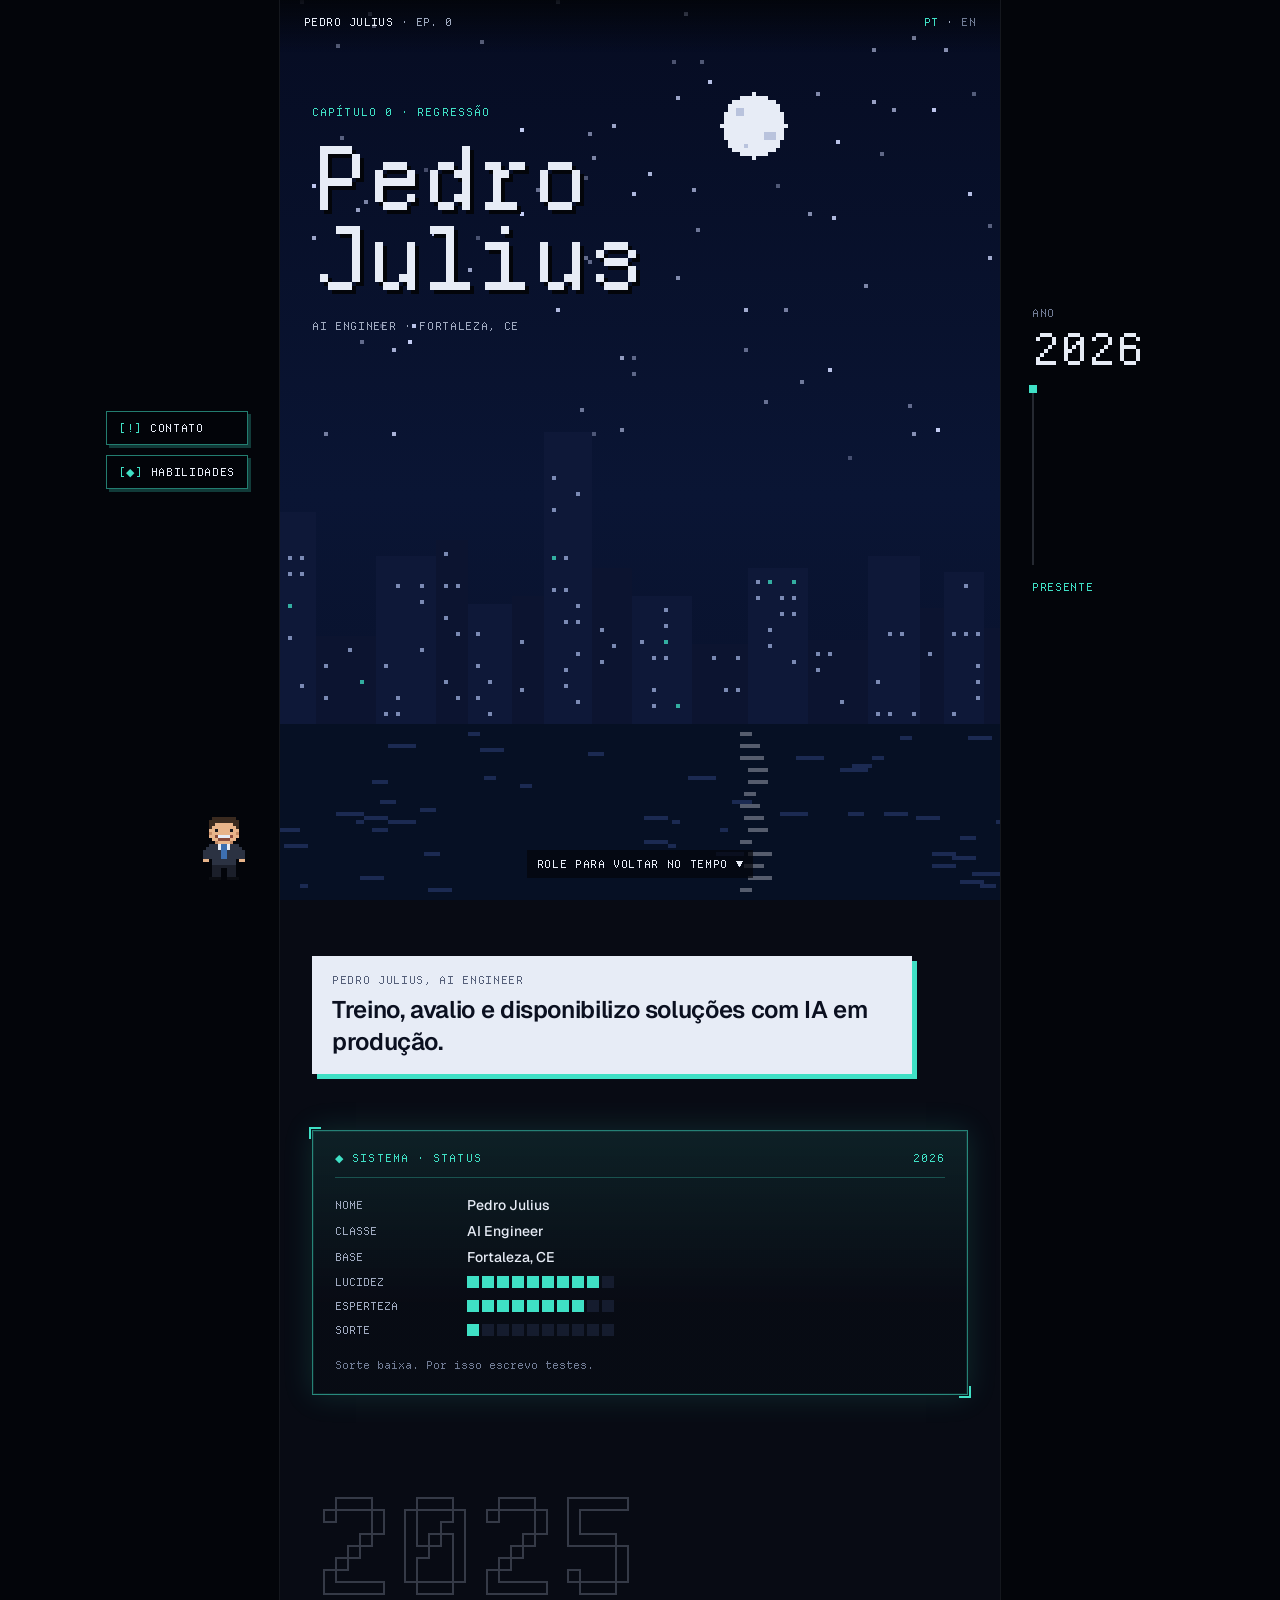
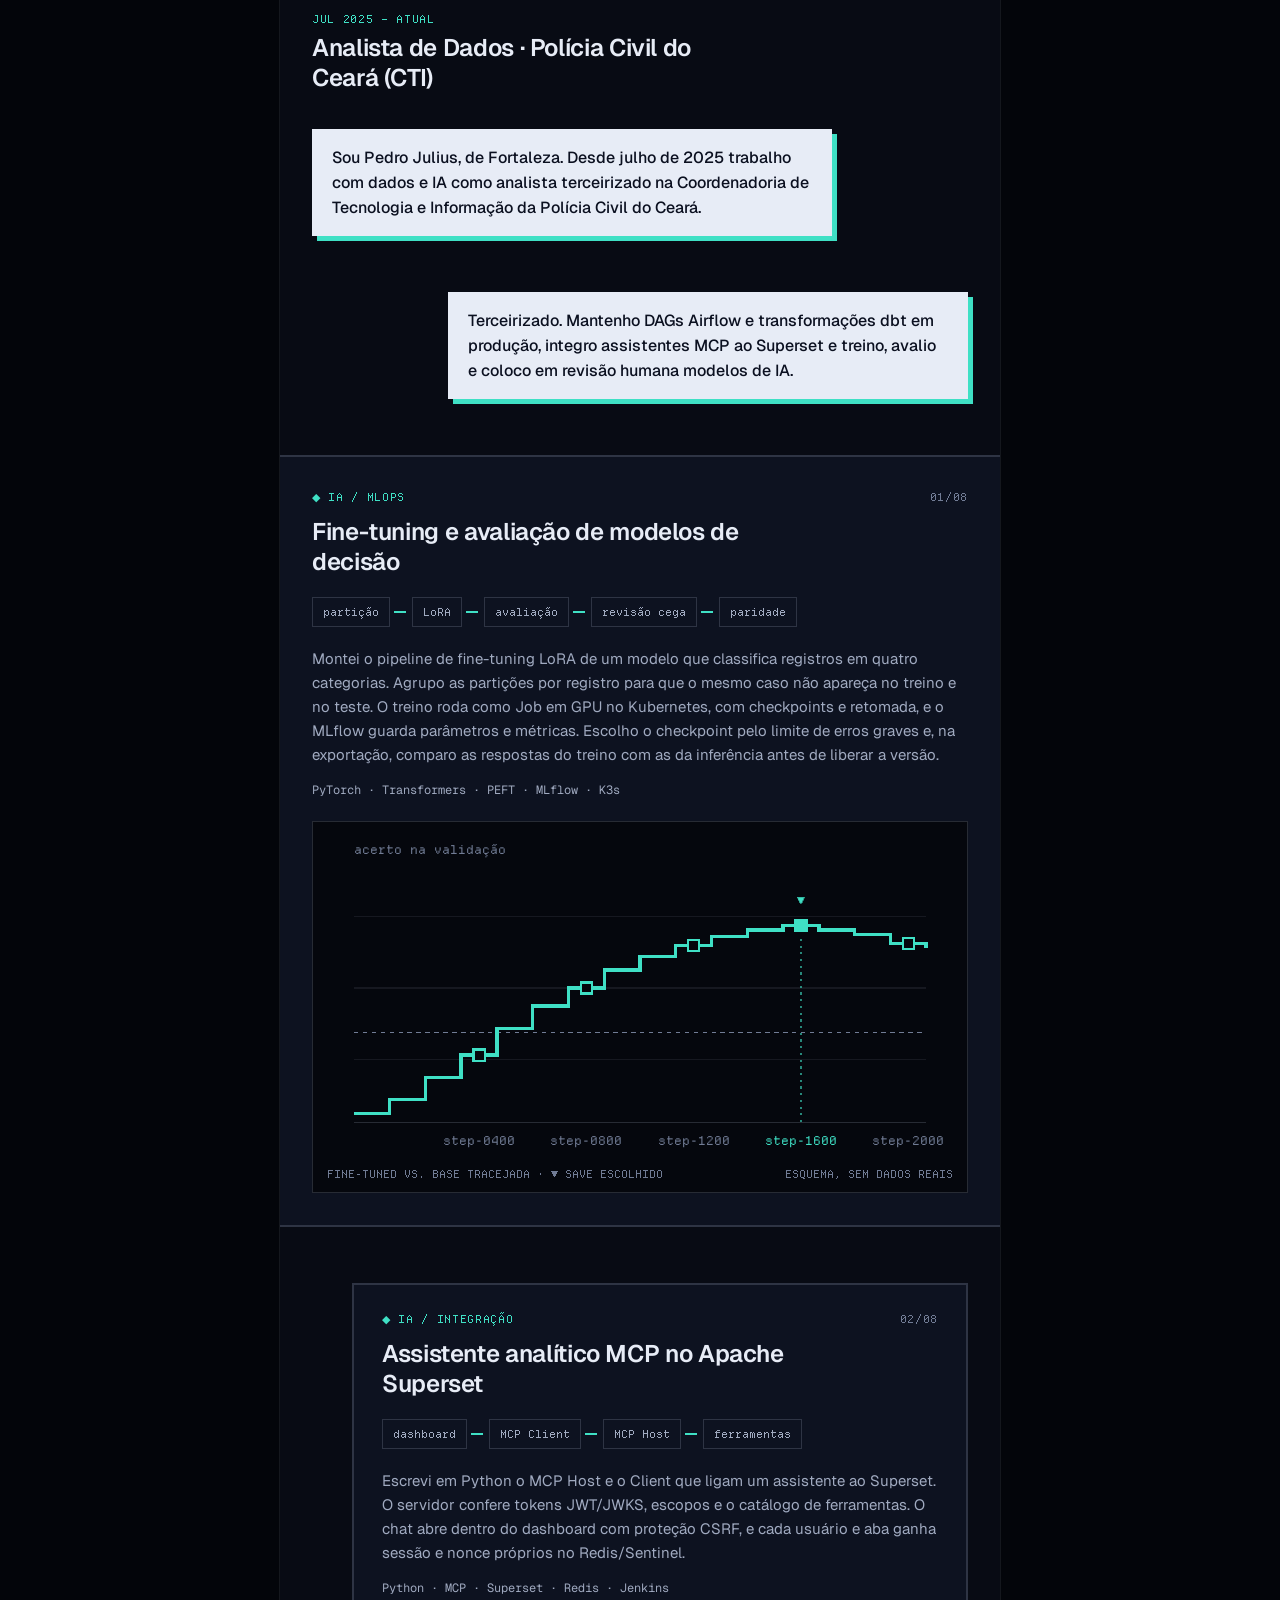
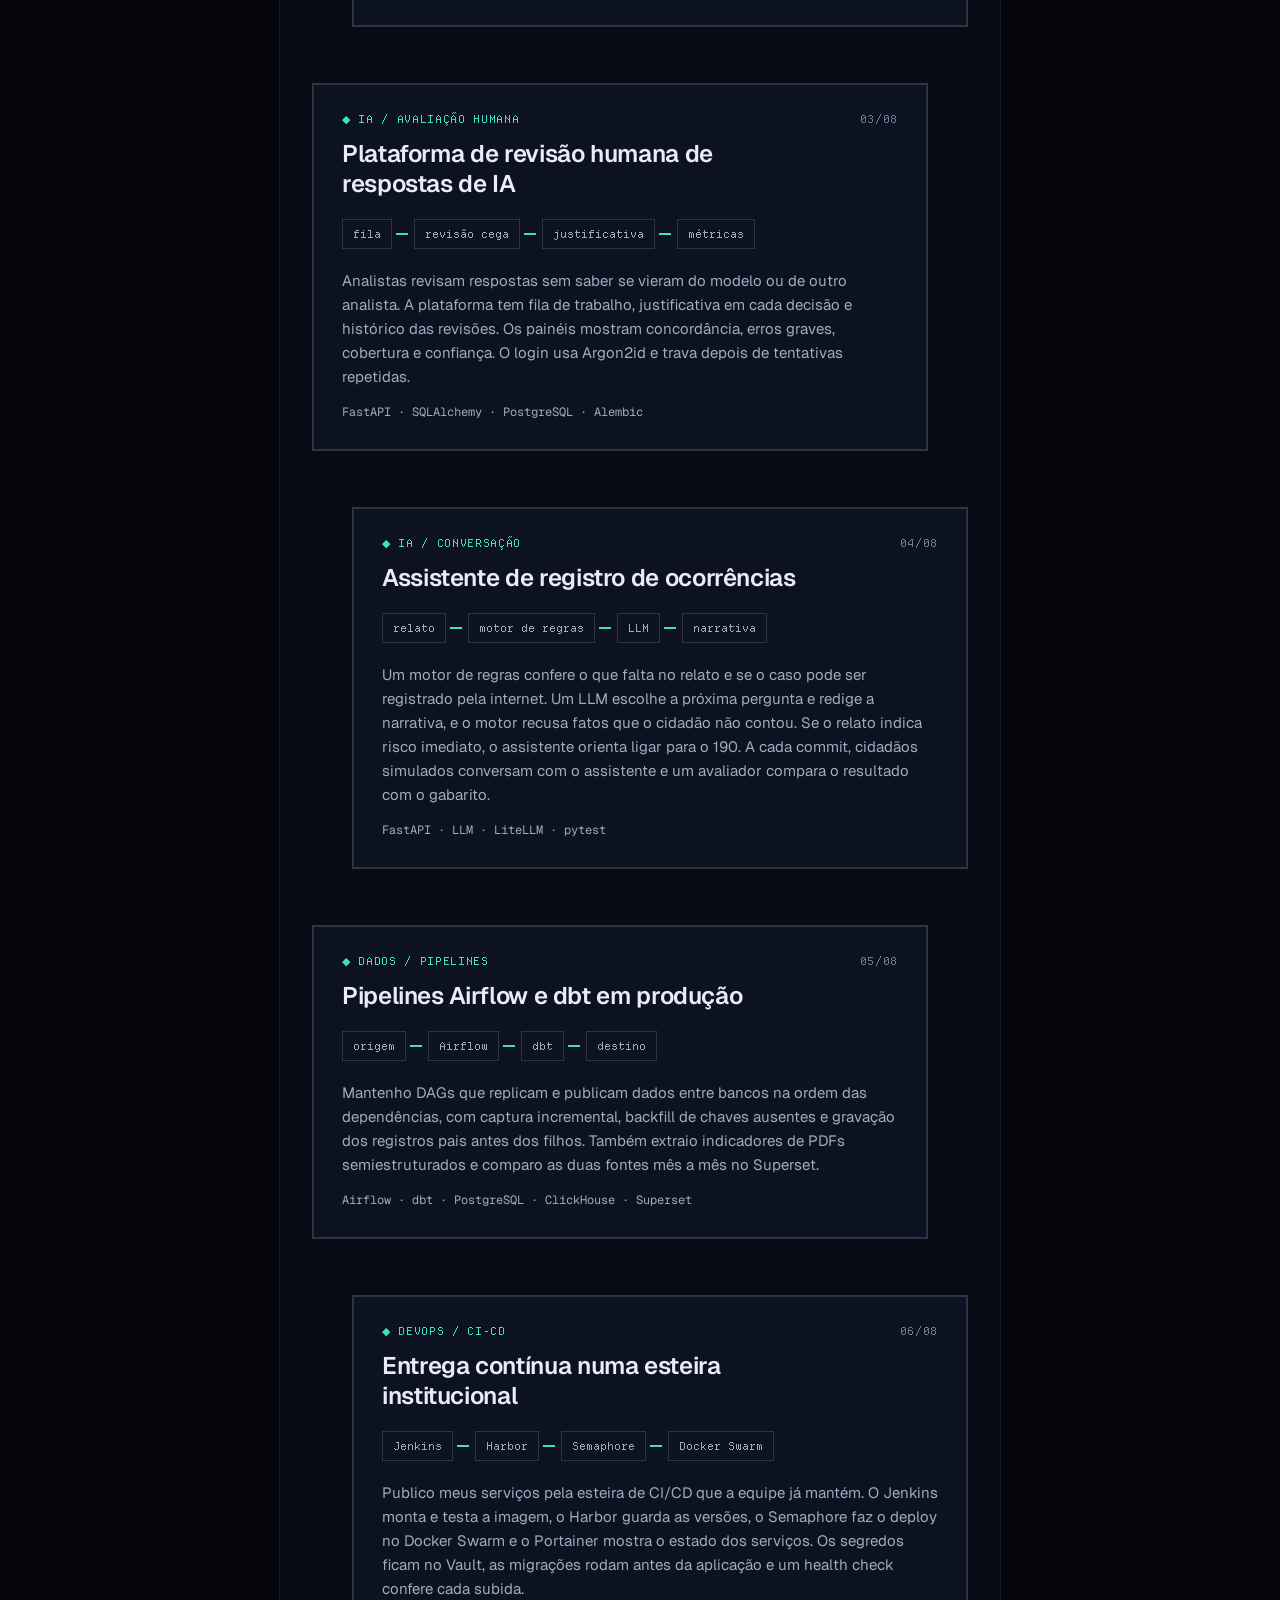
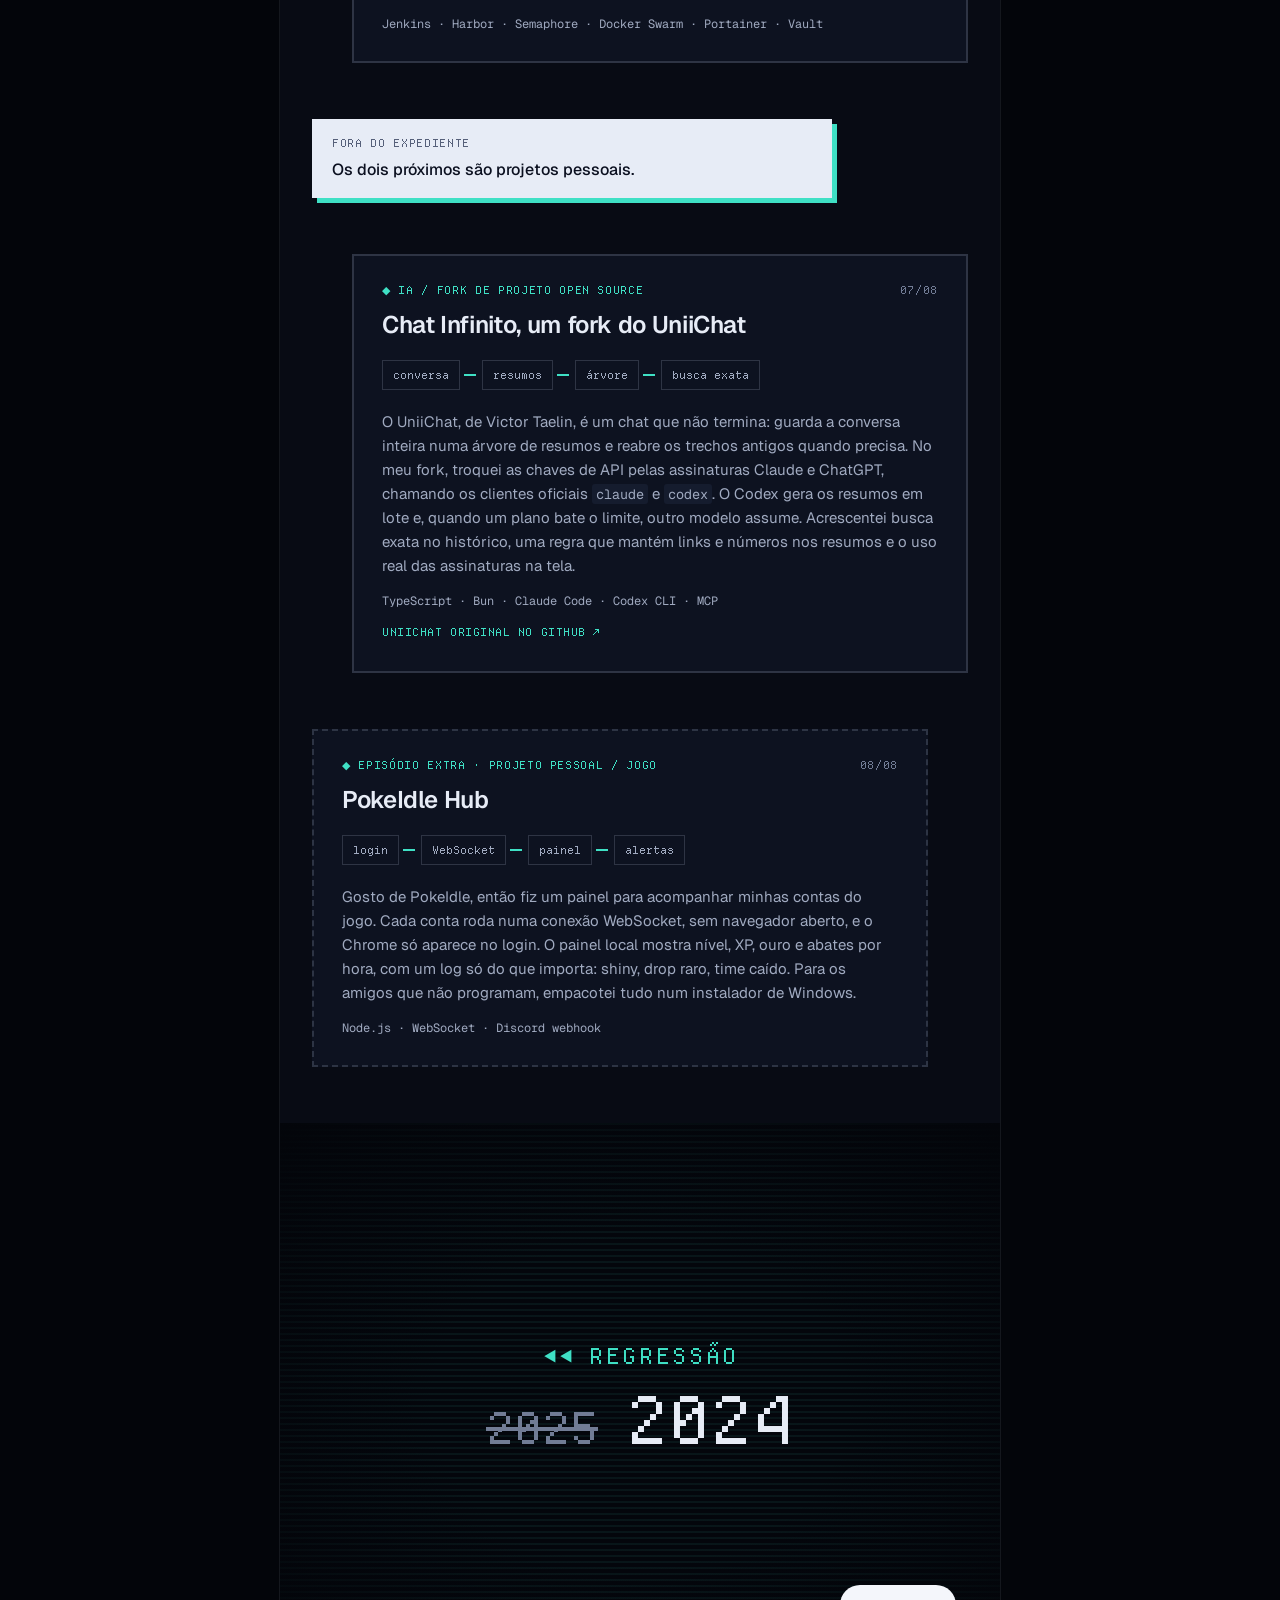
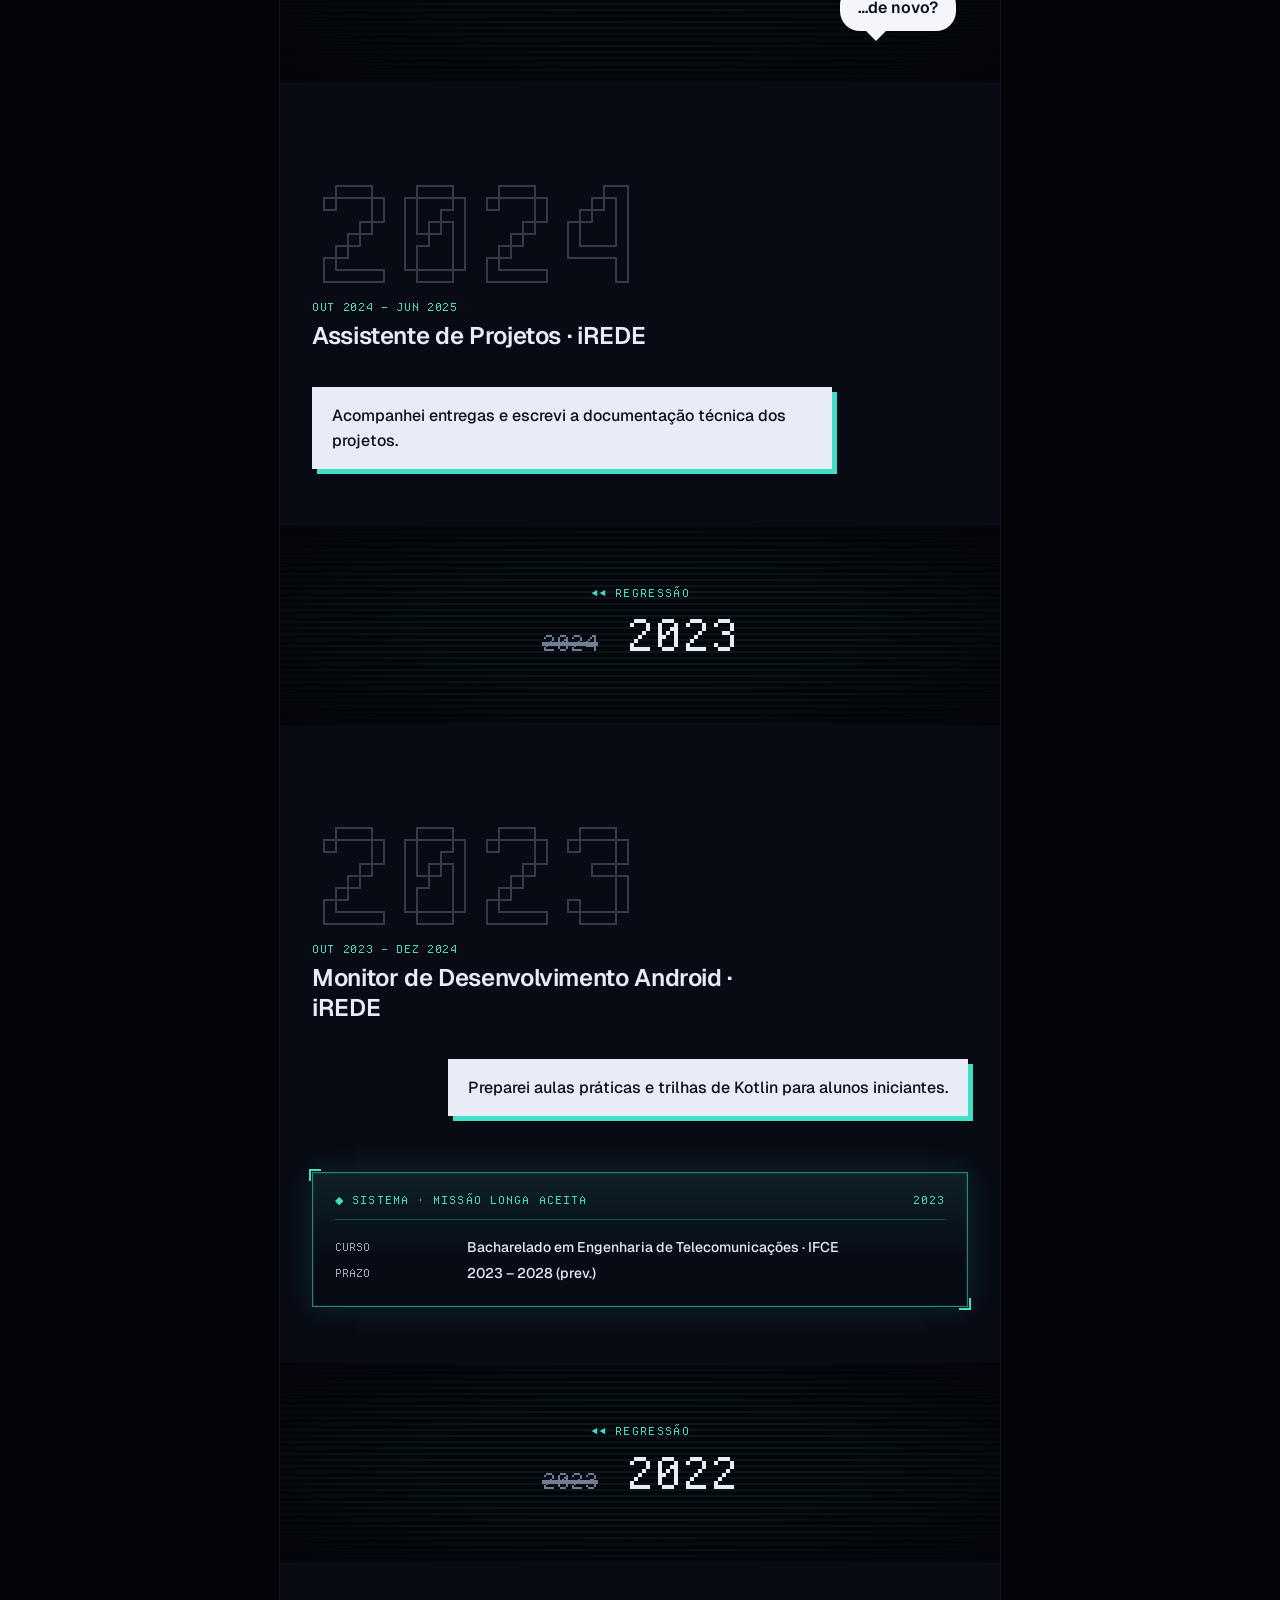
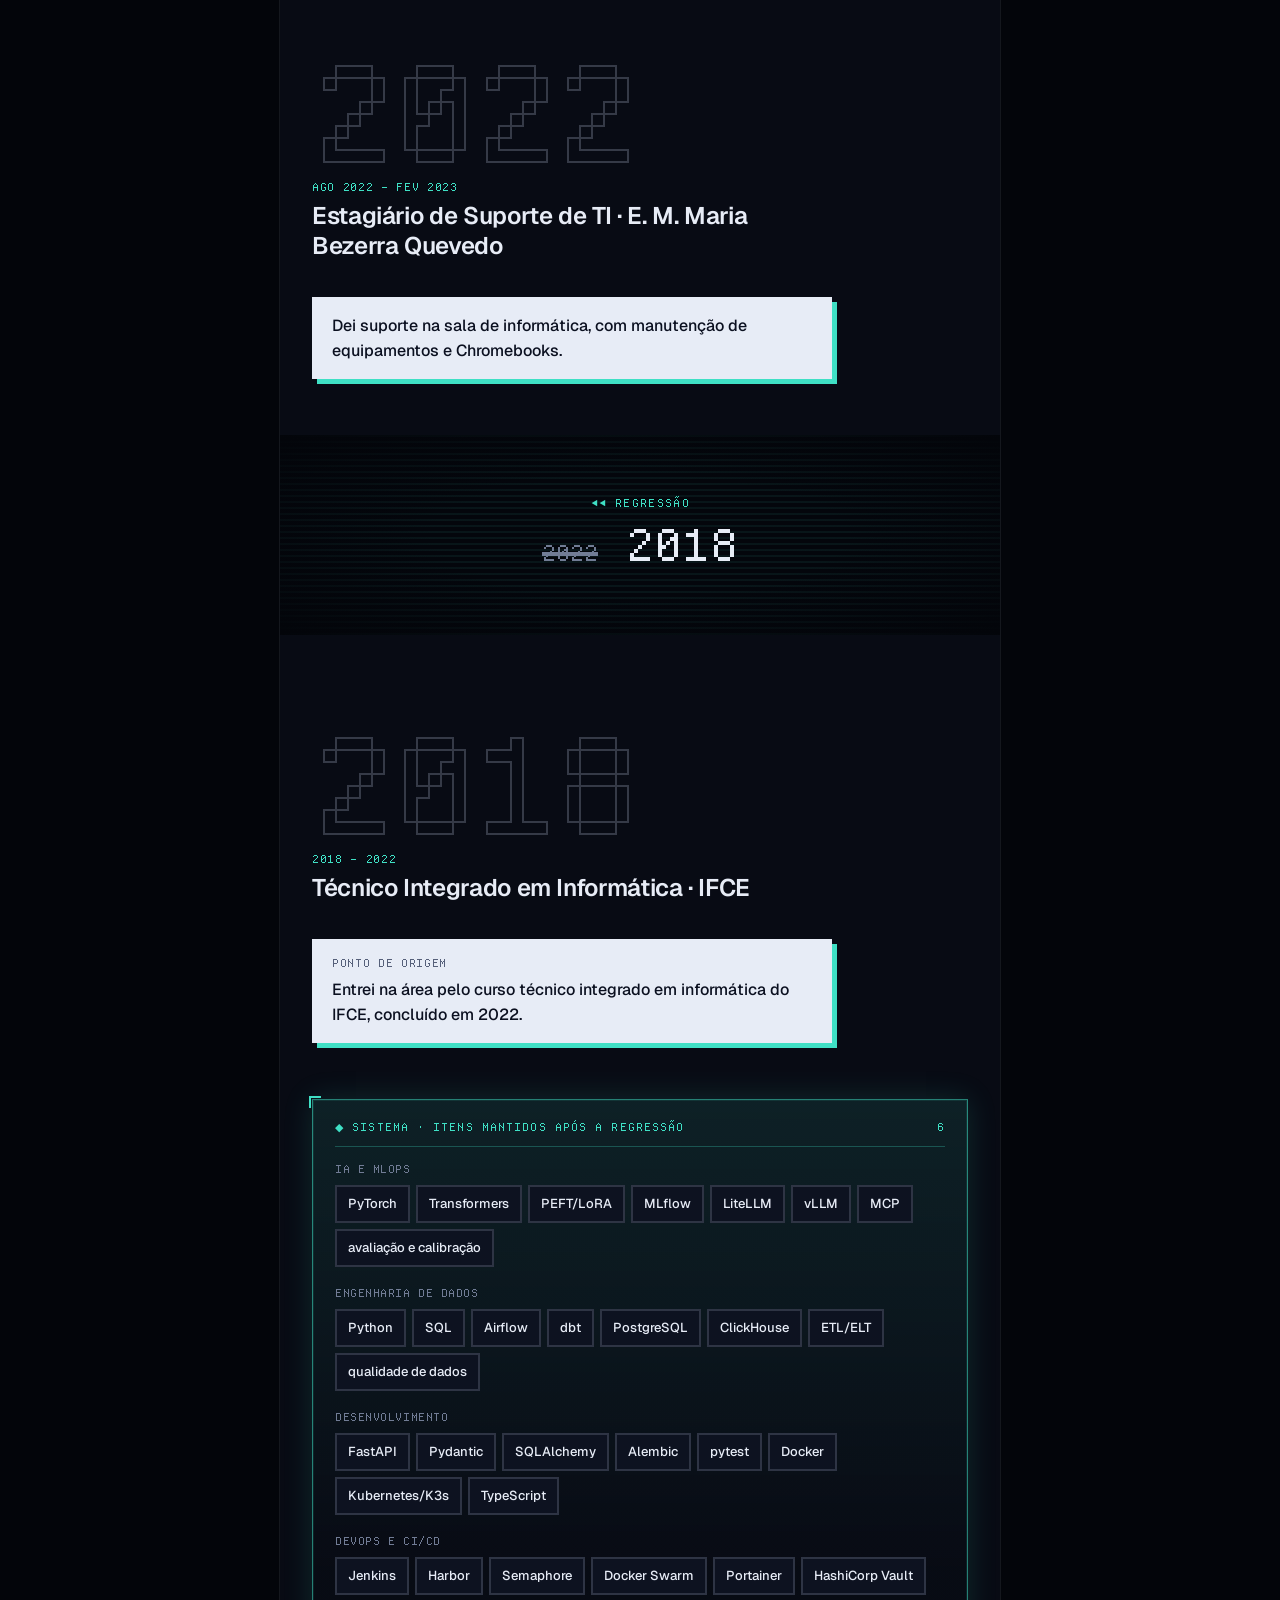
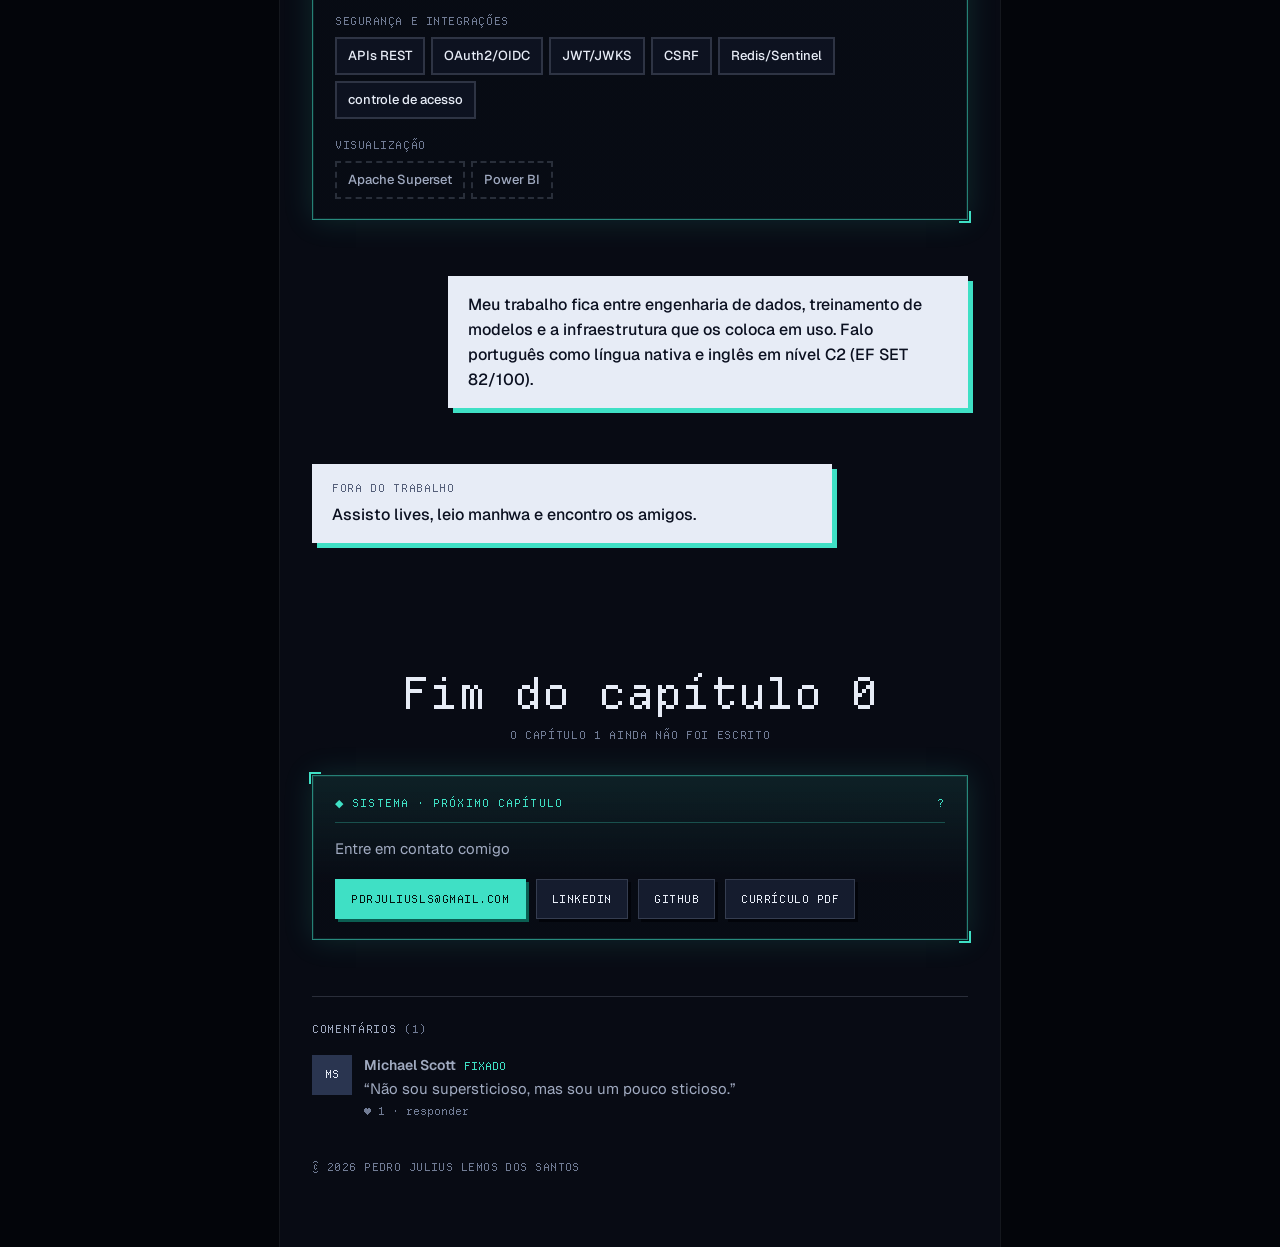
<file: index.html>
<!doctype html>
<html lang="pt-BR">
<head>
<meta charset="utf-8">
<meta name="viewport" content="width=device-width, initial-scale=1">
<title>Pedro Julius · AI Engineer</title>
<meta name="description" content="Pedro Julius Lemos dos Santos, AI Engineer em Fortaleza. Treino, avalio e disponibilizo soluções com IA em produção.">
<meta property="og:title" content="Pedro Julius · AI Engineer">
<meta property="og:description" content="Treino, avalio e disponibilizo soluções com IA em produção.">
<meta property="og:url" content="https://pedrojulius.tech/">
<meta property="og:locale" content="pt_BR">
<meta name="theme-color" content="#03050a">
<link rel="canonical" href="https://pedrojulius.tech/">
<link rel="alternate" hreflang="pt-BR" href="https://pedrojulius.tech/">
<link rel="alternate" hreflang="en" href="https://pedrojulius.tech/en/">
<link rel="alternate" hreflang="x-default" href="https://pedrojulius.tech/">
<link rel="preload" href="fonts/DepartureMono-Regular.woff2" as="font" type="font/woff2" crossorigin>
<link rel="preconnect" href="https://fonts.googleapis.com">
<link rel="preconnect" href="https://fonts.gstatic.com" crossorigin>
<link rel="stylesheet" href="https://fonts.googleapis.com/css2?family=Geist:wght@400;500;600&family=Geist+Mono:wght@400;500&display=swap">
<link rel="stylesheet" href="base.css">
<link rel="stylesheet" href="manhwa.css">
<link rel="icon" href="data:,">
<!-- Visual revisado com o método unslop de Damir Sokolovsky (@heydamir), CC BY 4.0 -->
<script>try{if(localStorage.getItem('lang')==='en')location.replace('en/')}catch(e){}</script>
</head>
<body>
<header class="tb">
  <span><b>Pedro Julius</b> <span class="hide">· ep. 0</span></span>
  <span class="r">
    <span class="lg" role="group" aria-label="Idioma"><a href="./" aria-current="page" data-lang="pt">PT</a> · <a href="en/" hreflang="en" lang="en" data-lang="en" title="Read in English">EN</a></span>
  </span>
</header>
<aside class="rail" aria-hidden="true"><p class="k">ano</p><p class="y" id="y">2026</p><div class="tr"><i id="tp"></i></div><p class="k st" id="st">presente</p></aside>
<nav class="qk" aria-label="Atalhos"><button type="button" data-abre="jc"><b>[!]</b> contato</button><button type="button" data-abre="jh"><b>[◆]</b> habilidades</button></nav>
<main class="strip" id="strip">
<noscript><div class="nojs"><h1>Pedro Julius</h1><p>AI Engineer · Fortaleza, CE. Treino, avalio e disponibilizo soluções com IA em produção.</p><p><a href="mailto:pdrjuliusls@gmail.com">pdrjuliusls@gmail.com</a> · <a href="https://linkedin.com/in/pedro-julius">LinkedIn</a> · <a href="https://github.com/pjuliusl">GitHub</a> · <a href="Pedro-Julius-CV-PTBR.pdf">Currículo PDF</a></p></div></noscript>
</main>
<dialog class="sys" id="jc" aria-labelledby="jc-t"></dialog>
<dialog class="sys" id="jh" aria-labelledby="jh-t"></dialog>
<script src="data/pt.js"></script>
<script src="manhwa.js"></script>
<script src="extras.js"></script>
</body>
</html>
</file>
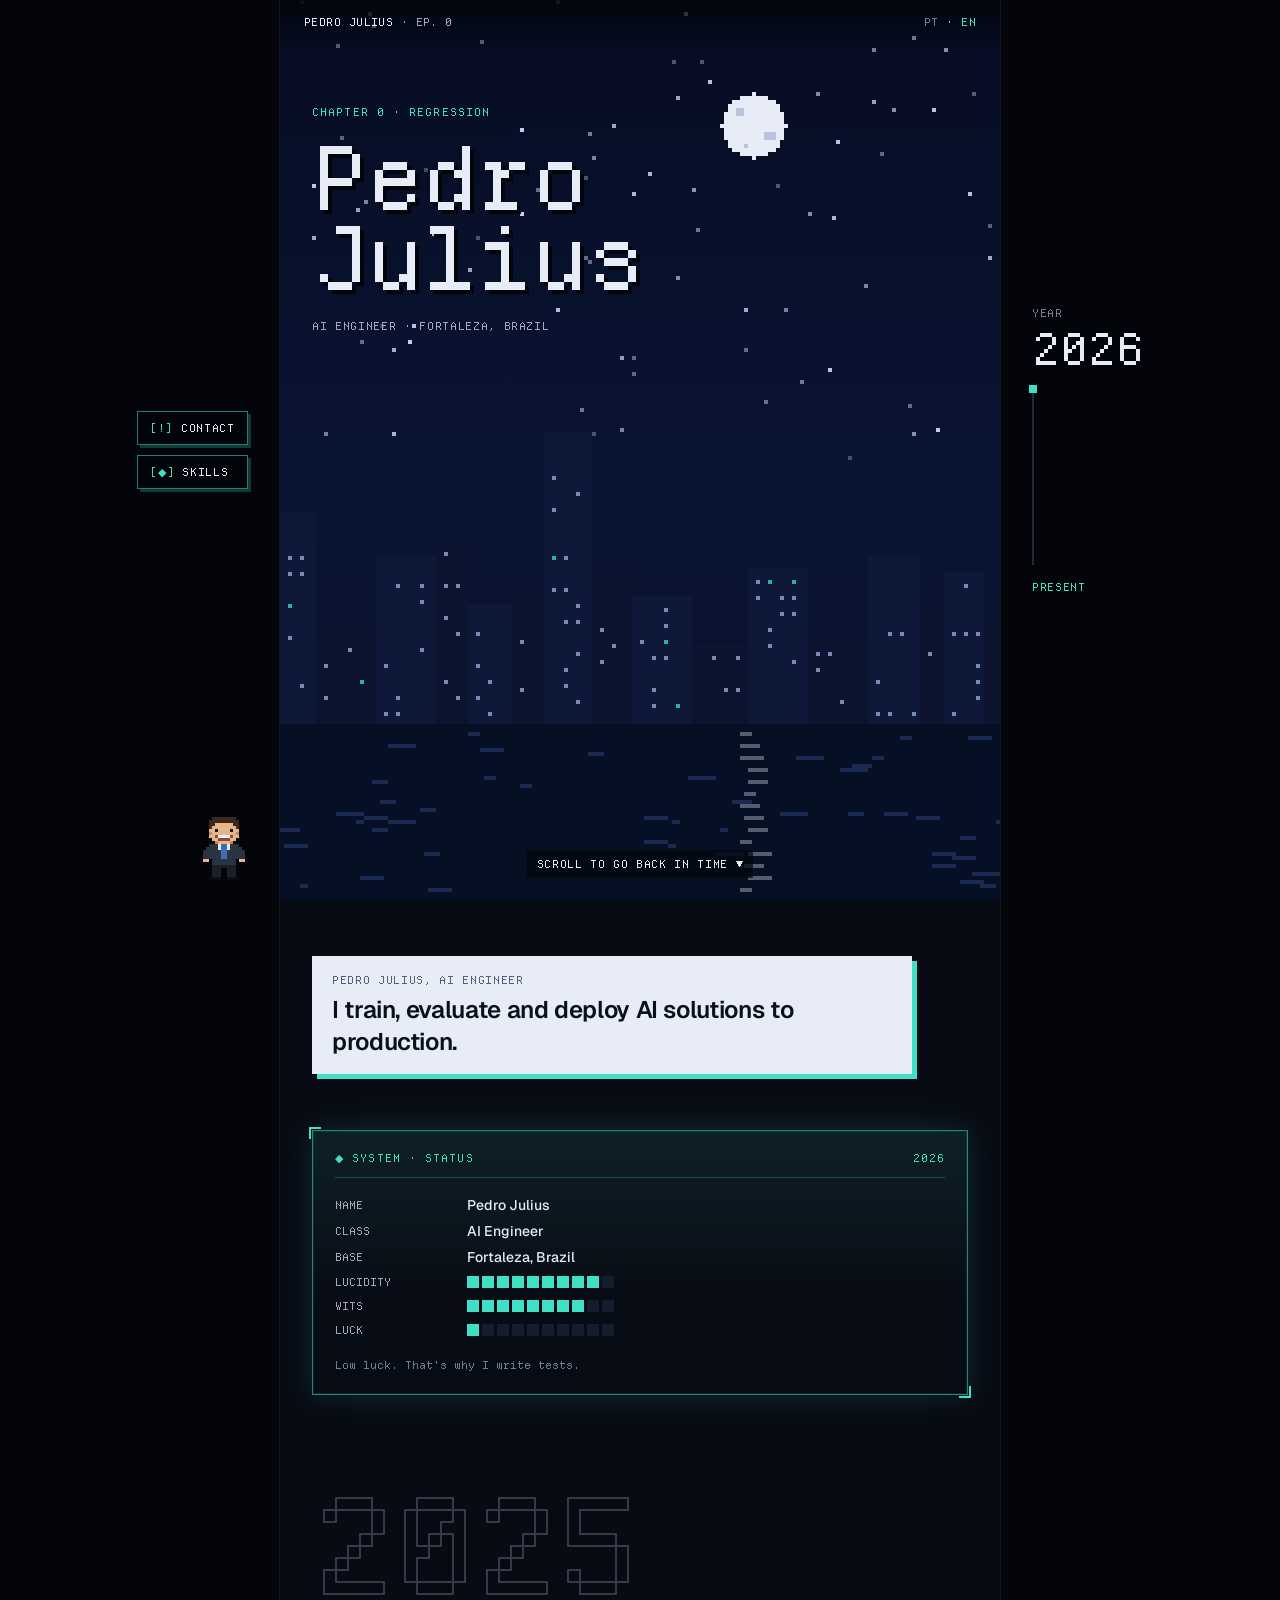
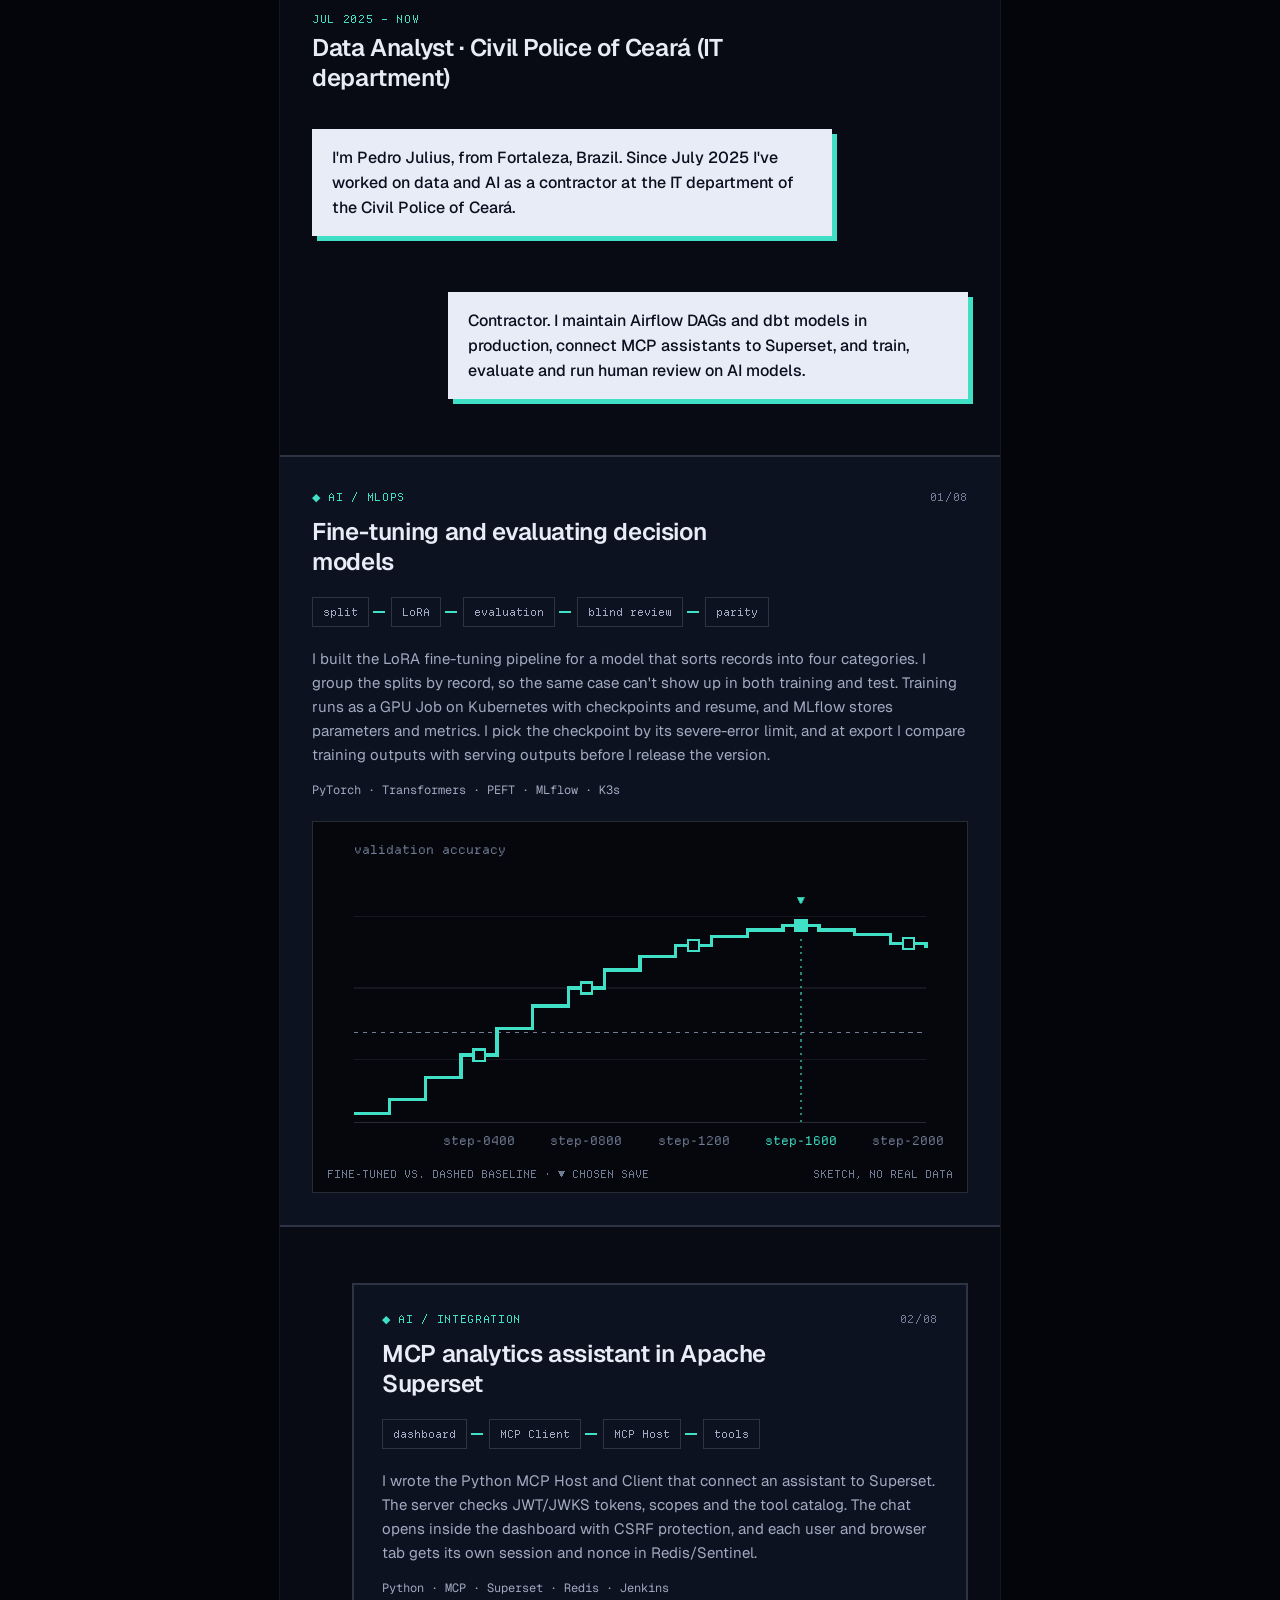
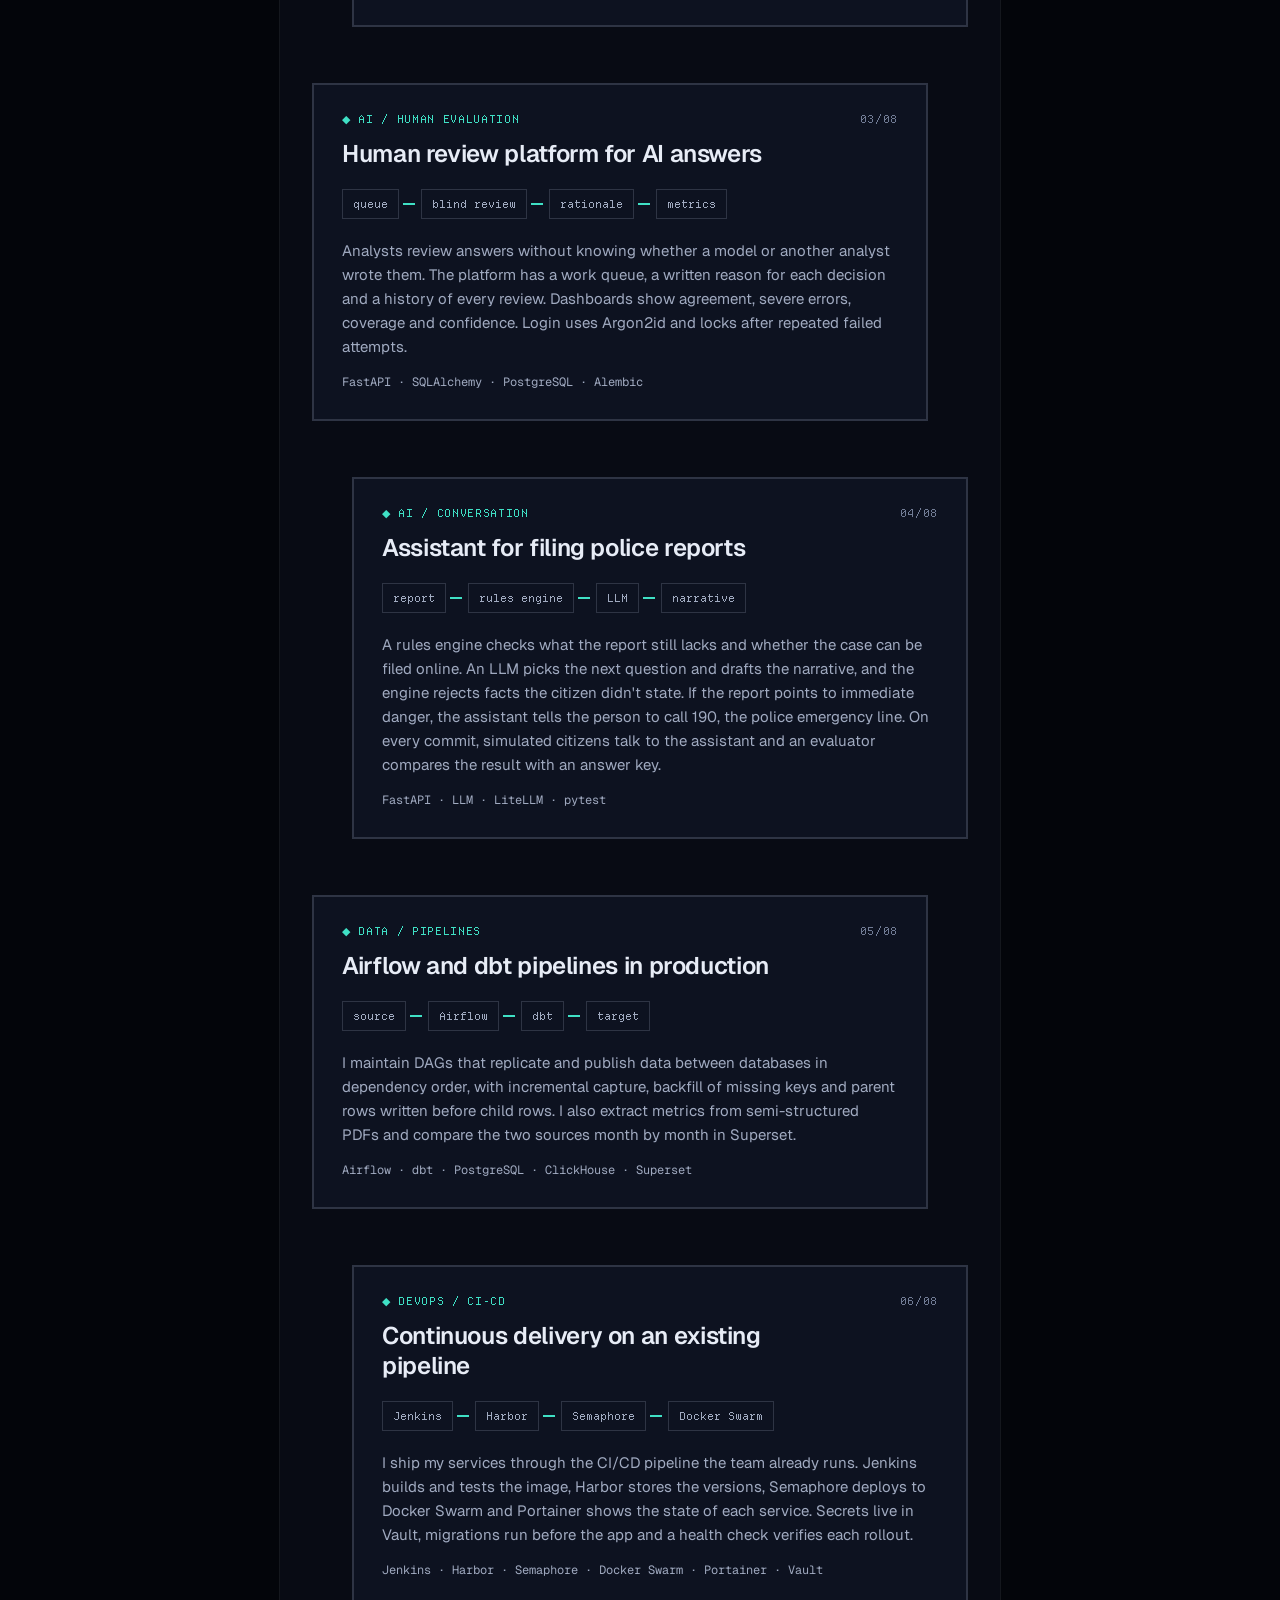
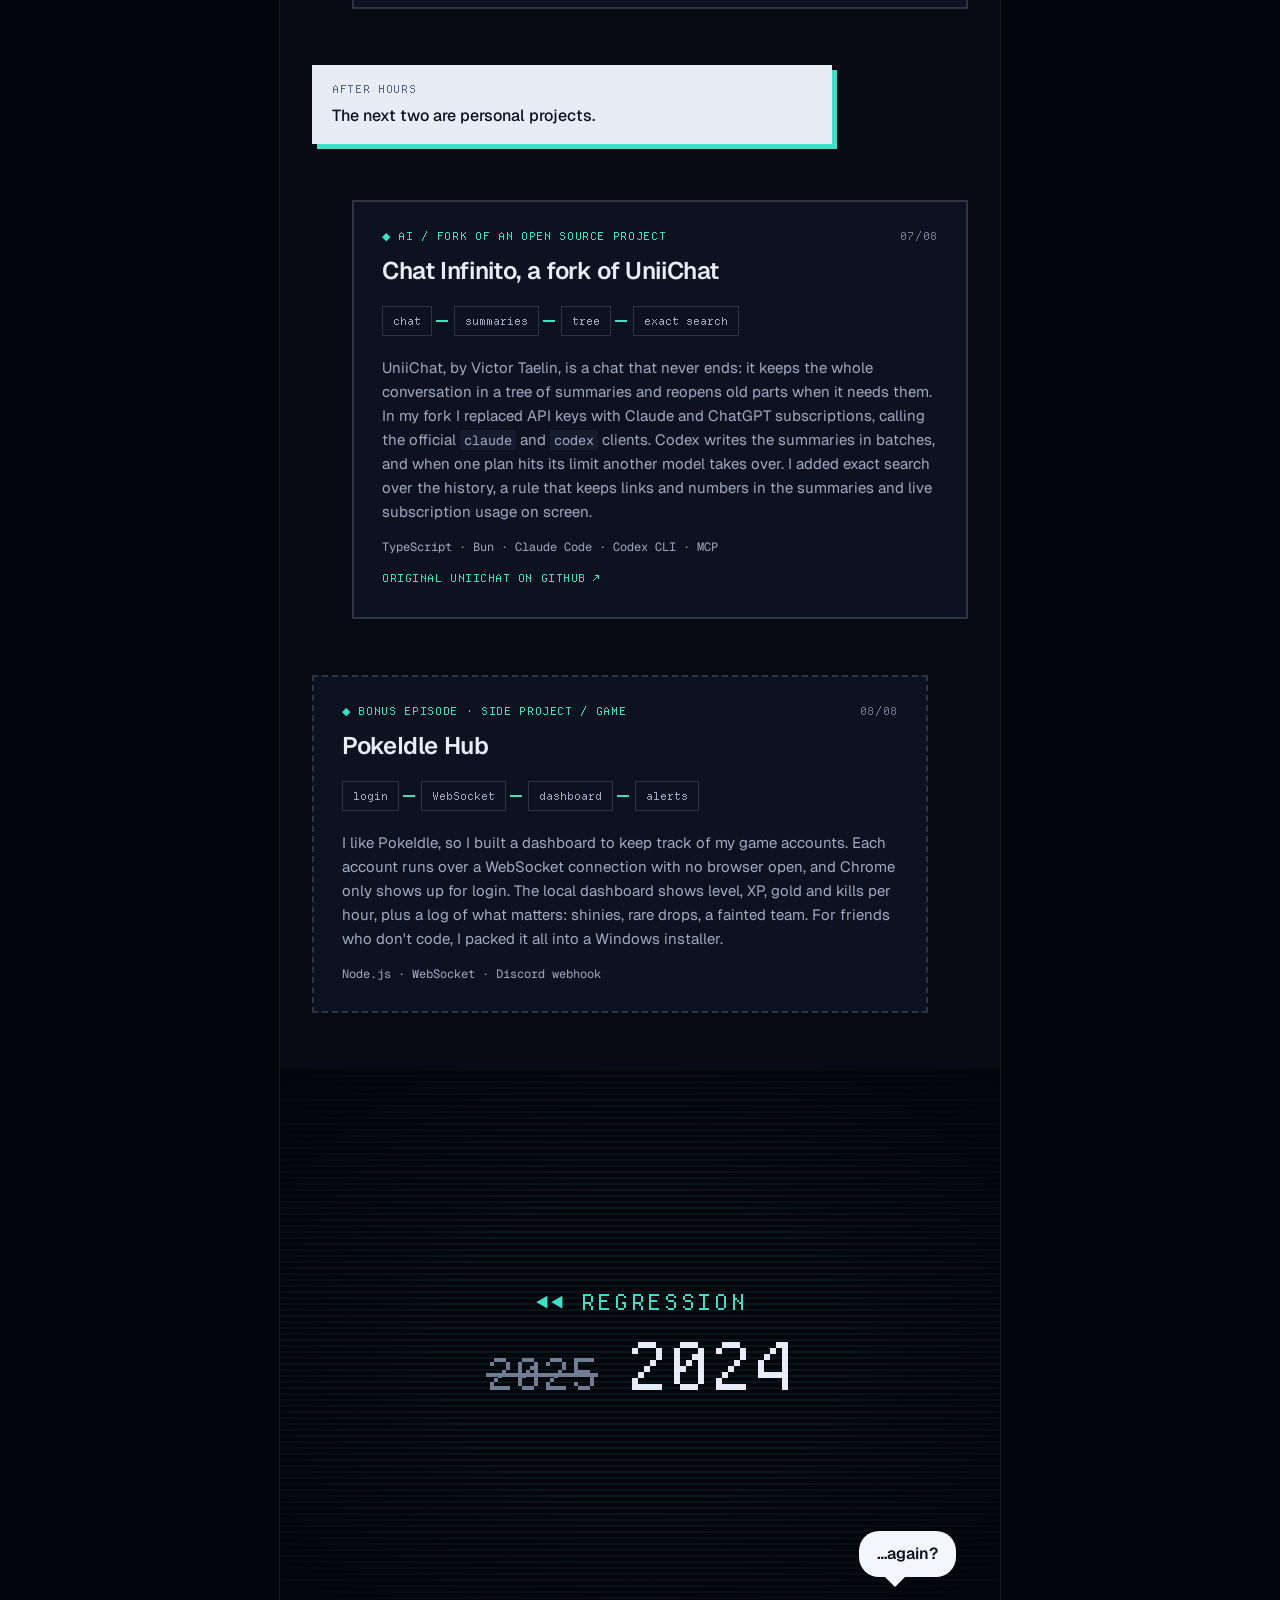
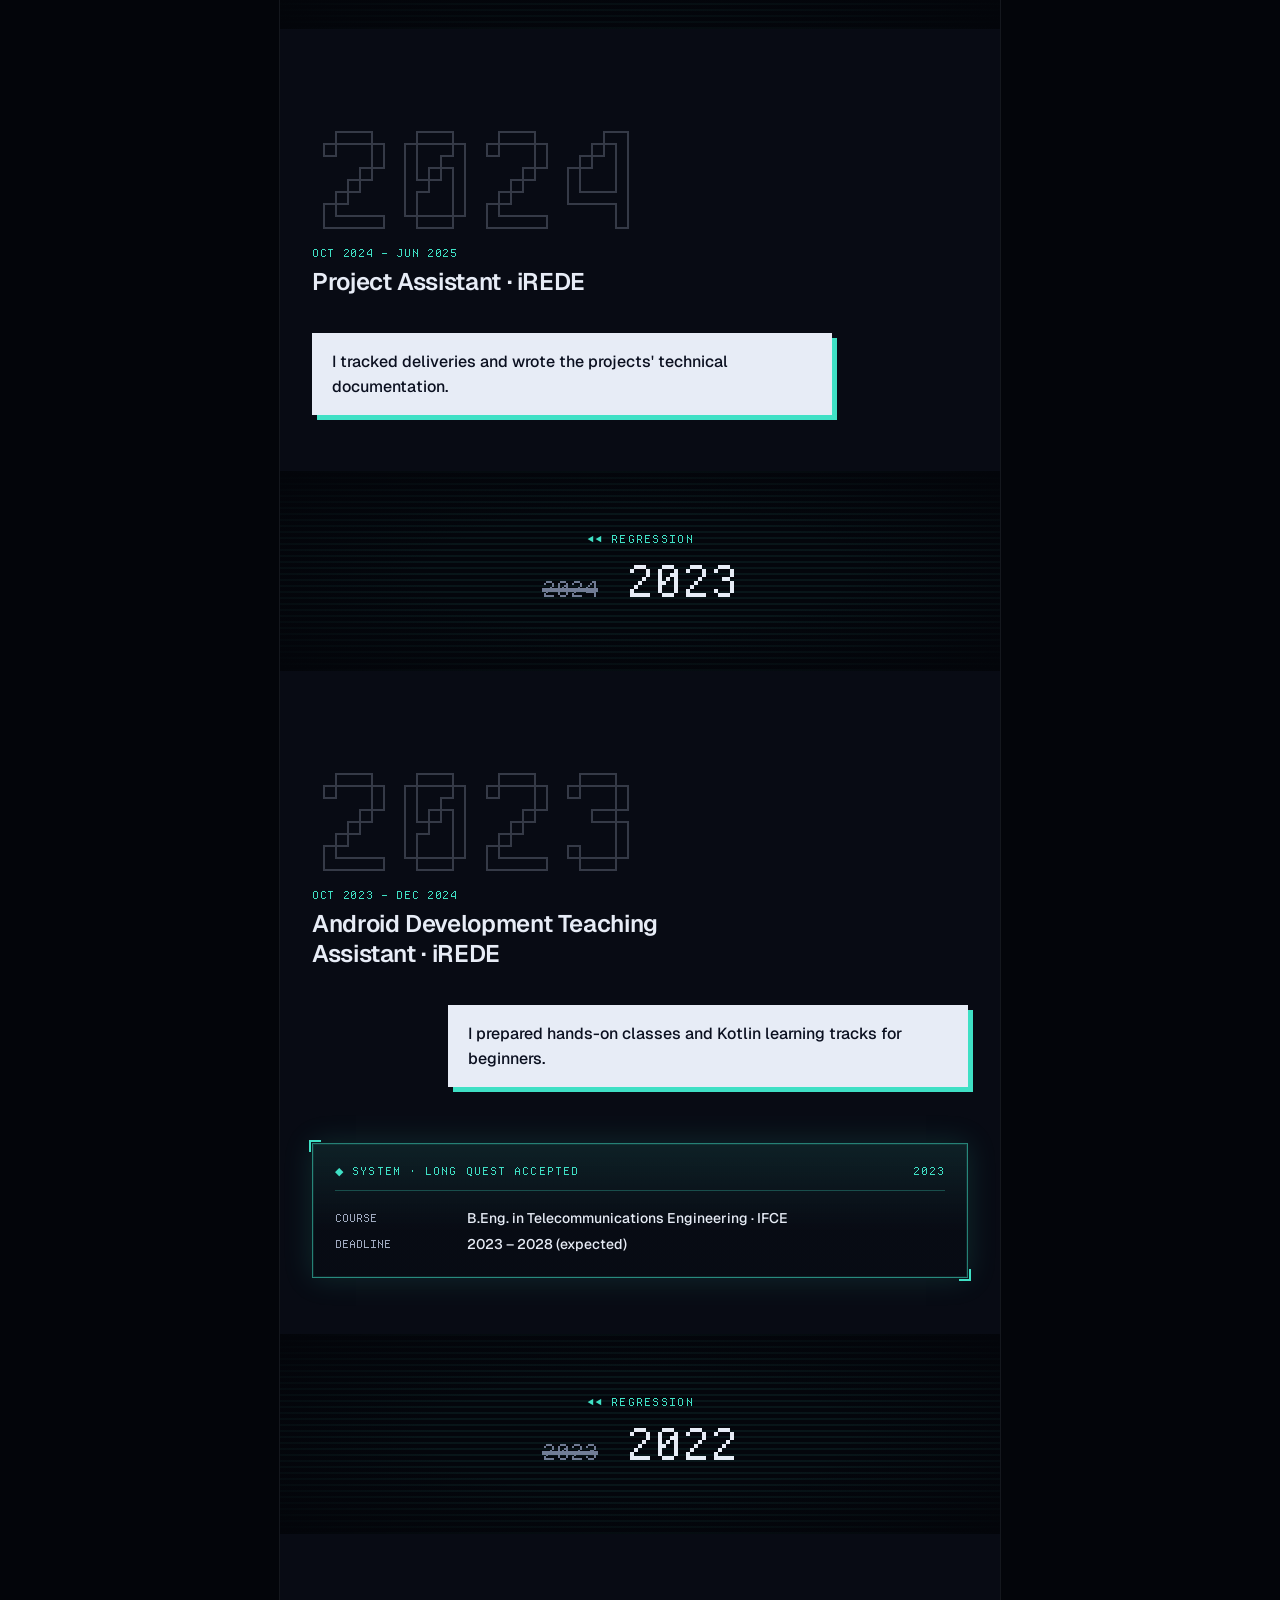
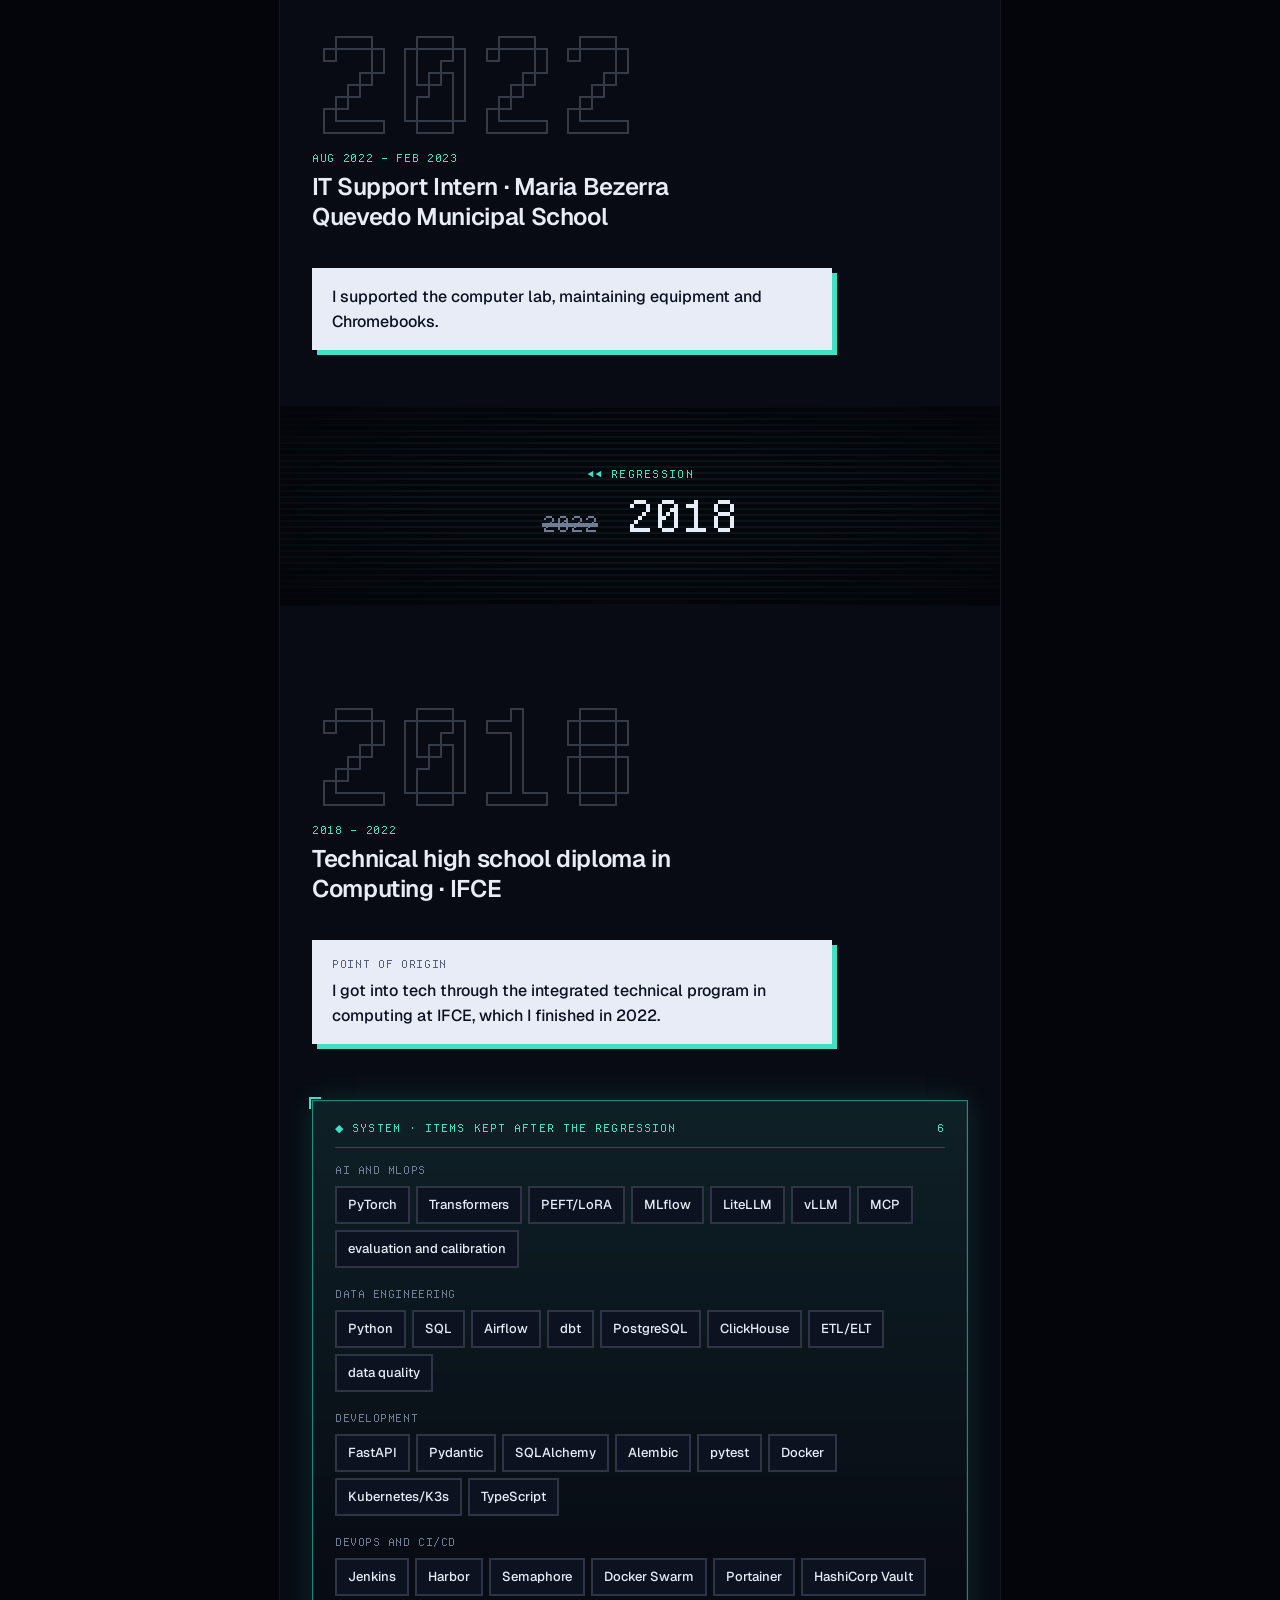
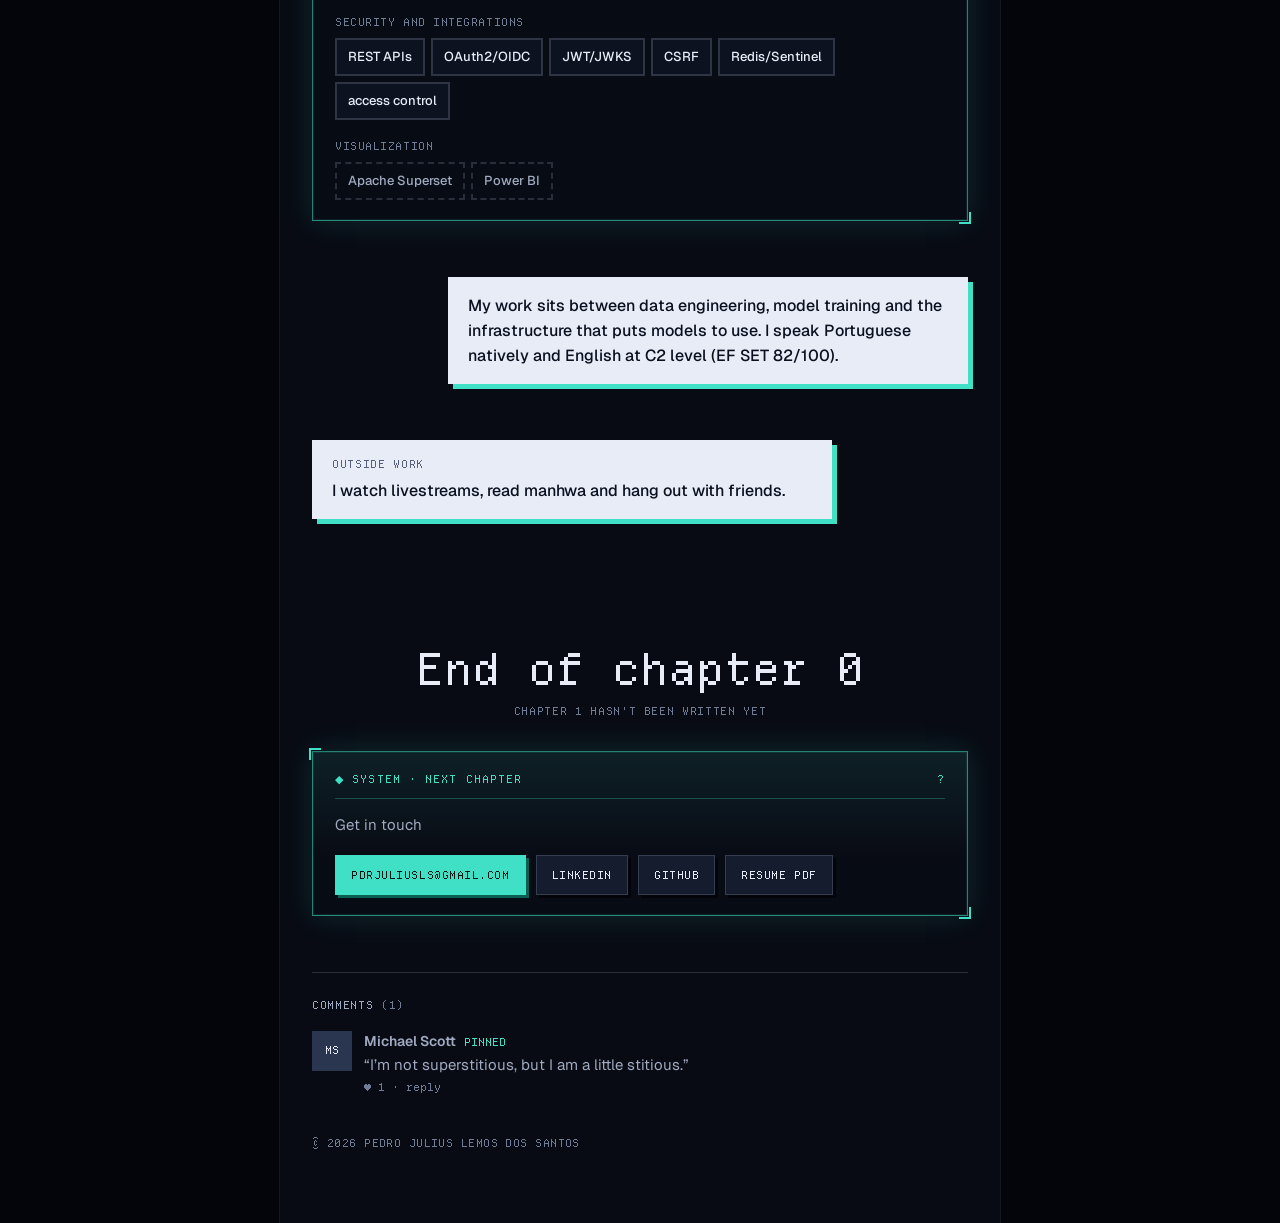
<file: en/index.html>
<!doctype html>
<html lang="en">
<head>
<meta charset="utf-8">
<meta name="viewport" content="width=device-width, initial-scale=1">
<title>Pedro Julius · AI Engineer</title>
<meta name="description" content="Pedro Julius Lemos dos Santos, AI Engineer in Fortaleza, Brazil. I train, evaluate and deploy AI solutions to production.">
<meta property="og:title" content="Pedro Julius · AI Engineer">
<meta property="og:description" content="I train, evaluate and deploy AI solutions to production.">
<meta property="og:url" content="https://pedrojulius.tech/en/">
<meta property="og:locale" content="en_US">
<meta name="theme-color" content="#03050a">
<link rel="canonical" href="https://pedrojulius.tech/en/">
<link rel="alternate" hreflang="pt-BR" href="https://pedrojulius.tech/">
<link rel="alternate" hreflang="en" href="https://pedrojulius.tech/en/">
<link rel="alternate" hreflang="x-default" href="https://pedrojulius.tech/">
<link rel="preload" href="../fonts/DepartureMono-Regular.woff2" as="font" type="font/woff2" crossorigin>
<link rel="preconnect" href="https://fonts.googleapis.com">
<link rel="preconnect" href="https://fonts.gstatic.com" crossorigin>
<link rel="stylesheet" href="https://fonts.googleapis.com/css2?family=Geist:wght@400;500;600&family=Geist+Mono:wght@400;500&display=swap">
<link rel="stylesheet" href="../base.css">
<link rel="stylesheet" href="../manhwa.css">
<link rel="icon" href="data:,">
<!-- Visual revisado com o método unslop de Damir Sokolovsky (@heydamir), CC BY 4.0 -->
</head>
<body>
<header class="tb">
  <span><b>Pedro Julius</b> <span class="hide">· ep. 0</span></span>
  <span class="r">
    <span class="lg" role="group" aria-label="Language"><a href="../" hreflang="pt-BR" lang="pt-BR" data-lang="pt" title="Ler em português">PT</a> · <a href="./" aria-current="page" data-lang="en">EN</a></span>
  </span>
</header>
<aside class="rail" aria-hidden="true"><p class="k">year</p><p class="y" id="y">2026</p><div class="tr"><i id="tp"></i></div><p class="k st" id="st">present</p></aside>
<nav class="qk" aria-label="Shortcuts"><button type="button" data-abre="jc"><b>[!]</b> contact</button><button type="button" data-abre="jh"><b>[◆]</b> skills</button></nav>
<main class="strip" id="strip">
<noscript><div class="nojs"><h1>Pedro Julius</h1><p>AI Engineer · Fortaleza, Brazil. I train, evaluate and deploy AI solutions to production.</p><p><a href="mailto:pdrjuliusls@gmail.com">pdrjuliusls@gmail.com</a> · <a href="https://linkedin.com/in/pedro-julius">LinkedIn</a> · <a href="https://github.com/pjuliusl">GitHub</a> · <a href="../Pedro-Julius-CV-EN.pdf">Resume PDF</a></p></div></noscript>
</main>
<dialog class="sys" id="jc" aria-labelledby="jc-t"></dialog>
<dialog class="sys" id="jh" aria-labelledby="jh-t"></dialog>
<script src="../data/en.js"></script>
<script src="../manhwa.js"></script>
<script src="../extras.js"></script>
</body>
</html>
</file>
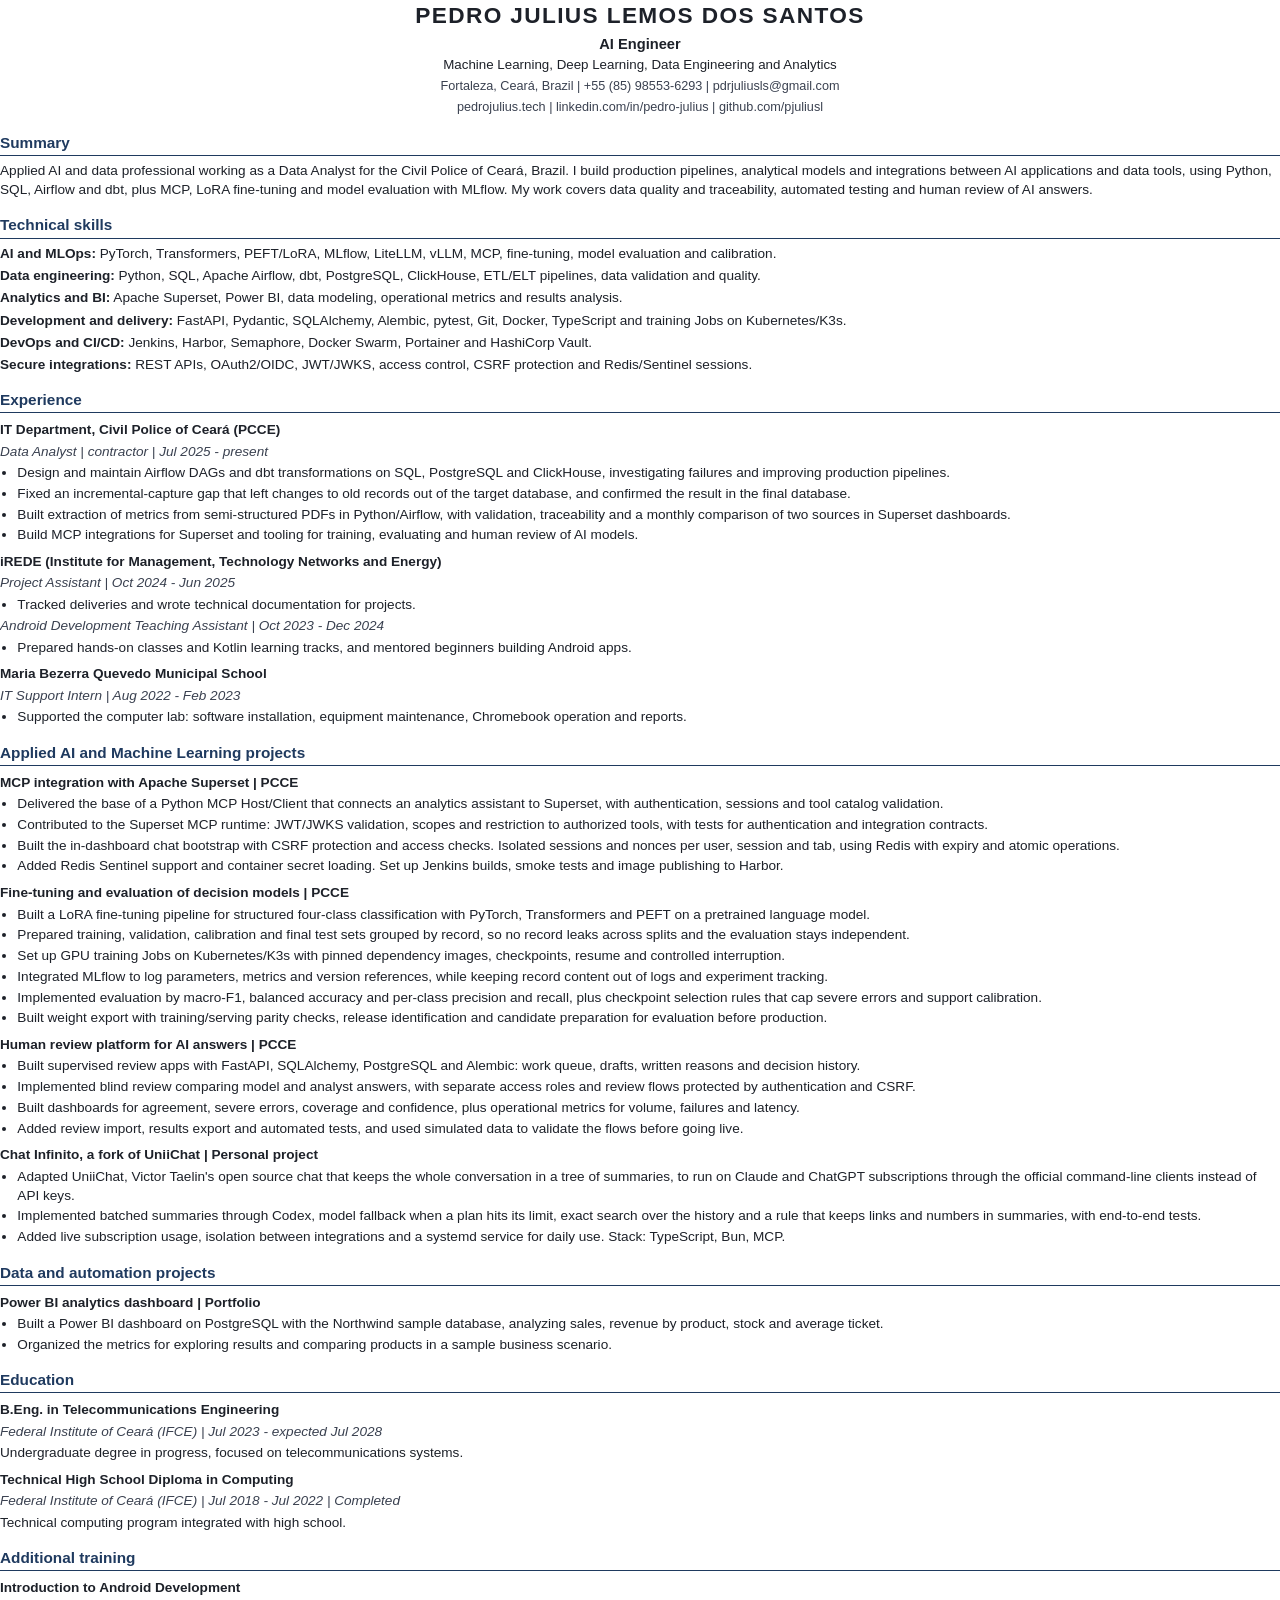
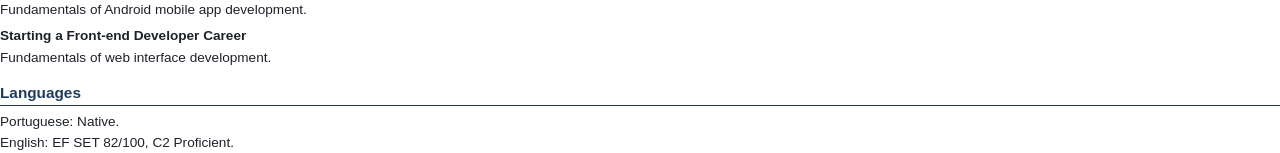
<file: cv/cv-en.html>
<!doctype html>
<html lang="en">
<head>
<meta charset="utf-8">
<title>Pedro Julius Lemos dos Santos · Resume</title>
<meta name="author" content="Pedro Julius Lemos dos Santos">
<link rel="stylesheet" href="cv.css">
</head>
<body>
<header>
  <h1>PEDRO JULIUS LEMOS DOS SANTOS</h1>
  <p class="role">AI Engineer</p>
  <p class="sub">Machine Learning, Deep Learning, Data Engineering and Analytics</p>
  <p class="contact">Fortaleza, Ceará, Brazil | +55 (85) 98553-6293 | pdrjuliusls@gmail.com</p>
  <p class="contact"><a href="https://pedrojulius.tech/en/">pedrojulius.tech</a> | <a href="https://linkedin.com/in/pedro-julius">linkedin.com/in/pedro-julius</a> | <a href="https://github.com/pjuliusl">github.com/pjuliusl</a></p>
</header>

<h2>Summary</h2>
<p>Applied AI and data professional working as a Data Analyst for the Civil Police of Ceará, Brazil. I build production pipelines, analytical models and integrations between AI applications and data tools, using Python, SQL, Airflow and dbt, plus MCP, LoRA fine-tuning and model evaluation with MLflow. My work covers data quality and traceability, automated testing and human review of AI answers.</p>

<h2>Technical skills</h2>
<div class="skills">
<p><b>AI and MLOps:</b> PyTorch, Transformers, PEFT/LoRA, MLflow, LiteLLM, vLLM, MCP, fine-tuning, model evaluation and calibration.</p>
<p><b>Data engineering:</b> Python, SQL, Apache Airflow, dbt, PostgreSQL, ClickHouse, ETL/ELT pipelines, data validation and quality.</p>
<p><b>Analytics and BI:</b> Apache Superset, Power BI, data modeling, operational metrics and results analysis.</p>
<p><b>Development and delivery:</b> FastAPI, Pydantic, SQLAlchemy, Alembic, pytest, Git, Docker, TypeScript and training Jobs on Kubernetes/K3s.</p>
<p><b>DevOps and CI/CD:</b> Jenkins, Harbor, Semaphore, Docker Swarm, Portainer and HashiCorp Vault.</p>
<p><b>Secure integrations:</b> REST APIs, OAuth2/OIDC, JWT/JWKS, access control, CSRF protection and Redis/Sentinel sessions.</p>
</div>

<h2>Experience</h2>
<div class="item">
<h3>IT Department, Civil Police of Ceará (PCCE)</h3>
<p class="meta">Data Analyst | contractor | Jul 2025 - present</p>
<ul>
<li>Design and maintain Airflow DAGs and dbt transformations on SQL, PostgreSQL and ClickHouse, investigating failures and improving production pipelines.</li>
<li>Fixed an incremental-capture gap that left changes to old records out of the target database, and confirmed the result in the final database.</li>
<li>Built extraction of metrics from semi-structured PDFs in Python/Airflow, with validation, traceability and a monthly comparison of two sources in Superset dashboards.</li>
<li>Build MCP integrations for Superset and tooling for training, evaluating and human review of AI models.</li>
</ul>
</div>
<div class="item">
<h3>iREDE (Institute for Management, Technology Networks and Energy)</h3>
<p class="meta">Project Assistant | Oct 2024 - Jun 2025</p>
<ul><li>Tracked deliveries and wrote technical documentation for projects.</li></ul>
<p class="meta">Android Development Teaching Assistant | Oct 2023 - Dec 2024</p>
<ul><li>Prepared hands-on classes and Kotlin learning tracks, and mentored beginners building Android apps.</li></ul>
</div>
<div class="item">
<h3>Maria Bezerra Quevedo Municipal School</h3>
<p class="meta">IT Support Intern | Aug 2022 - Feb 2023</p>
<ul><li>Supported the computer lab: software installation, equipment maintenance, Chromebook operation and reports.</li></ul>
</div>

<h2>Applied AI and Machine Learning projects</h2>
<div class="item">
<h3>MCP integration with Apache Superset | PCCE</h3>
<ul>
<li>Delivered the base of a Python MCP Host/Client that connects an analytics assistant to Superset, with authentication, sessions and tool catalog validation.</li>
<li>Contributed to the Superset MCP runtime: JWT/JWKS validation, scopes and restriction to authorized tools, with tests for authentication and integration contracts.</li>
<li>Built the in-dashboard chat bootstrap with CSRF protection and access checks. Isolated sessions and nonces per user, session and tab, using Redis with expiry and atomic operations.</li>
<li>Added Redis Sentinel support and container secret loading. Set up Jenkins builds, smoke tests and image publishing to Harbor.</li>
</ul>
</div>
<div class="item">
<h3>Fine-tuning and evaluation of decision models | PCCE</h3>
<ul>
<li>Built a LoRA fine-tuning pipeline for structured four-class classification with PyTorch, Transformers and PEFT on a pretrained language model.</li>
<li>Prepared training, validation, calibration and final test sets grouped by record, so no record leaks across splits and the evaluation stays independent.</li>
<li>Set up GPU training Jobs on Kubernetes/K3s with pinned dependency images, checkpoints, resume and controlled interruption.</li>
<li>Integrated MLflow to log parameters, metrics and version references, while keeping record content out of logs and experiment tracking.</li>
<li>Implemented evaluation by macro-F1, balanced accuracy and per-class precision and recall, plus checkpoint selection rules that cap severe errors and support calibration.</li>
<li>Built weight export with training/serving parity checks, release identification and candidate preparation for evaluation before production.</li>
</ul>
</div>
<div class="item">
<h3>Human review platform for AI answers | PCCE</h3>
<ul>
<li>Built supervised review apps with FastAPI, SQLAlchemy, PostgreSQL and Alembic: work queue, drafts, written reasons and decision history.</li>
<li>Implemented blind review comparing model and analyst answers, with separate access roles and review flows protected by authentication and CSRF.</li>
<li>Built dashboards for agreement, severe errors, coverage and confidence, plus operational metrics for volume, failures and latency.</li>
<li>Added review import, results export and automated tests, and used simulated data to validate the flows before going live.</li>
</ul>
</div>
<div class="item">
<h3>Chat Infinito, a fork of UniiChat | Personal project</h3>
<ul>
<li>Adapted UniiChat, Victor Taelin's open source chat that keeps the whole conversation in a tree of summaries, to run on Claude and ChatGPT subscriptions through the official command-line clients instead of API keys.</li>
<li>Implemented batched summaries through Codex, model fallback when a plan hits its limit, exact search over the history and a rule that keeps links and numbers in summaries, with end-to-end tests.</li>
<li>Added live subscription usage, isolation between integrations and a systemd service for daily use. Stack: TypeScript, Bun, MCP.</li>
</ul>
</div>

<h2>Data and automation projects</h2>
<div class="item">
<h3>Power BI analytics dashboard | Portfolio</h3>
<ul>
<li>Built a Power BI dashboard on PostgreSQL with the Northwind sample database, analyzing sales, revenue by product, stock and average ticket.</li>
<li>Organized the metrics for exploring results and comparing products in a sample business scenario.</li>
</ul>
</div>

<h2>Education</h2>
<div class="item">
<h3>B.Eng. in Telecommunications Engineering</h3>
<p class="meta">Federal Institute of Ceará (IFCE) | Jul 2023 - expected Jul 2028</p>
<p>Undergraduate degree in progress, focused on telecommunications systems.</p>
</div>
<div class="item">
<h3>Technical High School Diploma in Computing</h3>
<p class="meta">Federal Institute of Ceará (IFCE) | Jul 2018 - Jul 2022 | Completed</p>
<p>Technical computing program integrated with high school.</p>
</div>

<h2>Additional training</h2>
<div class="item">
<h3>Introduction to Android Development</h3>
<p>Fundamentals of Android mobile app development.</p>
<h3>Starting a Front-end Developer Career</h3>
<p>Fundamentals of web interface development.</p>
</div>

<h2>Languages</h2>
<p>Portuguese: Native.</p>
<p>English: EF SET 82/100, C2 Proficient.</p>
</body>
</html>
</file>
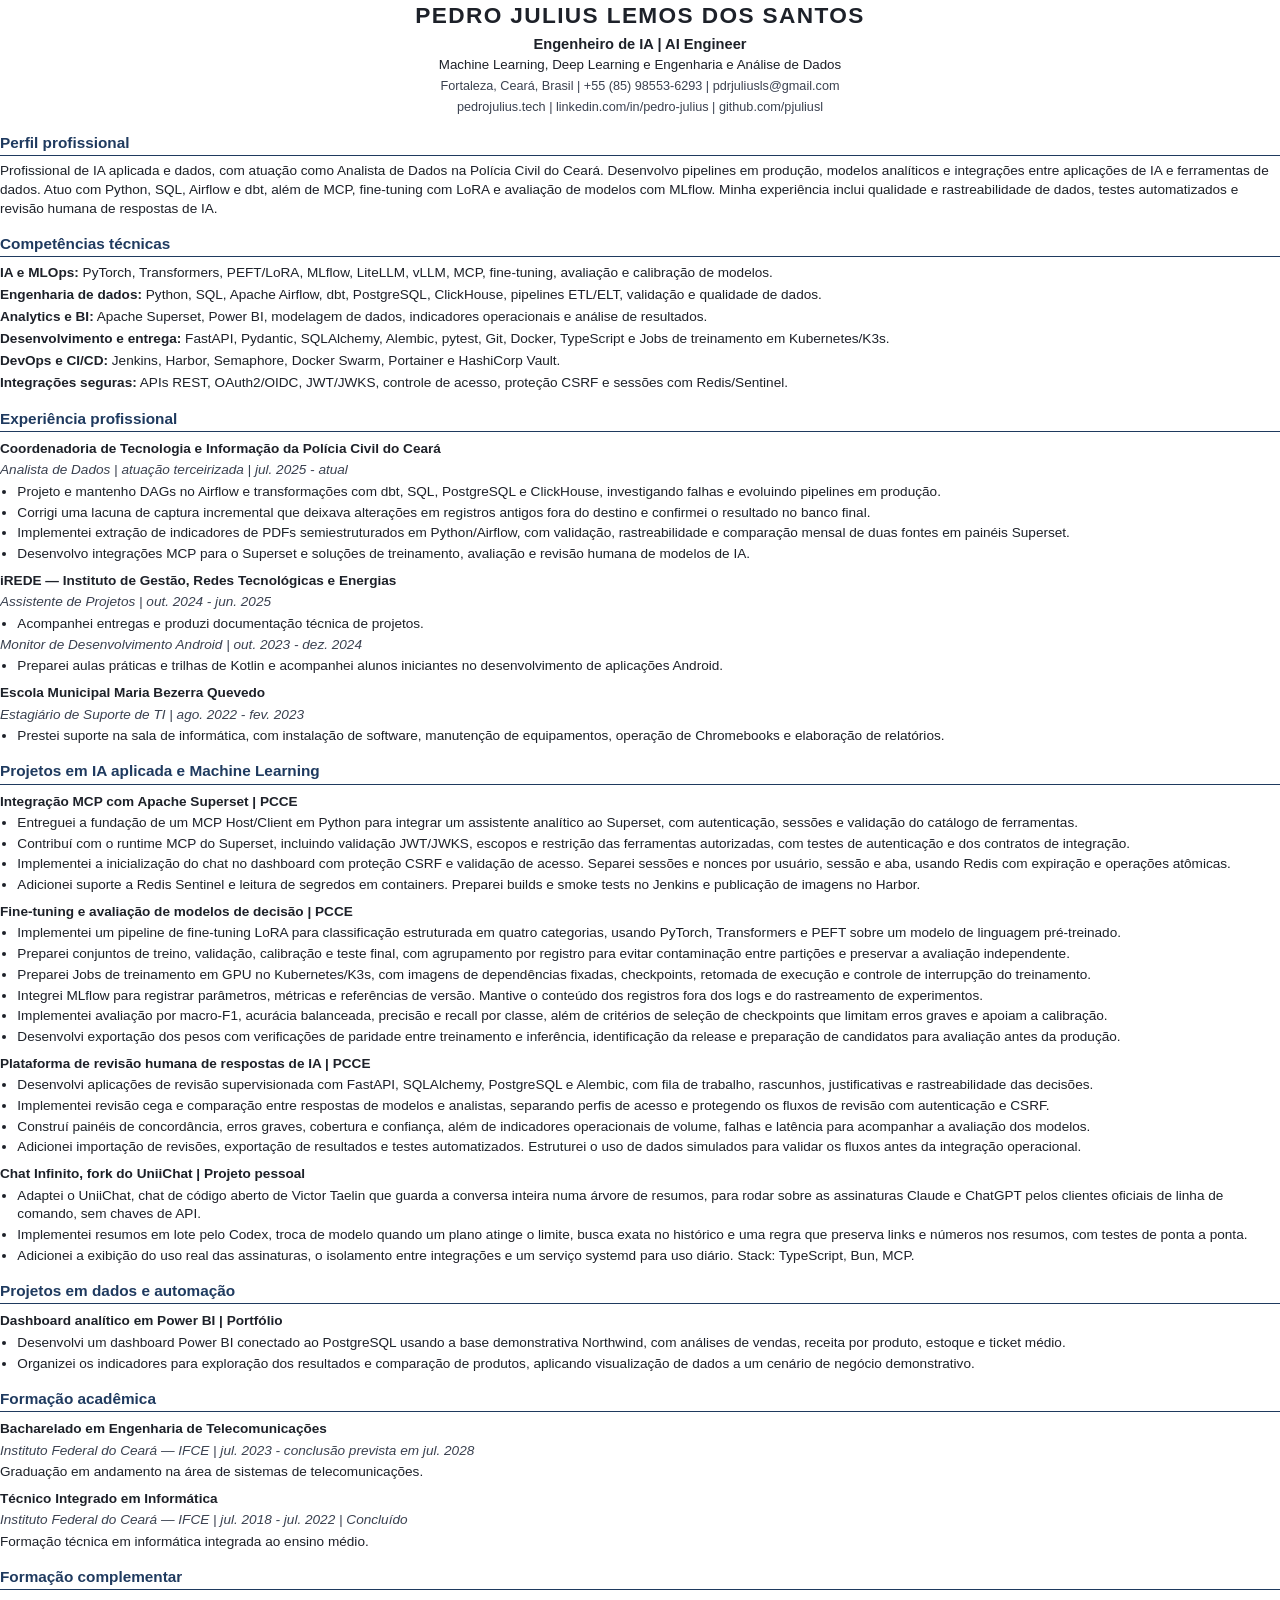
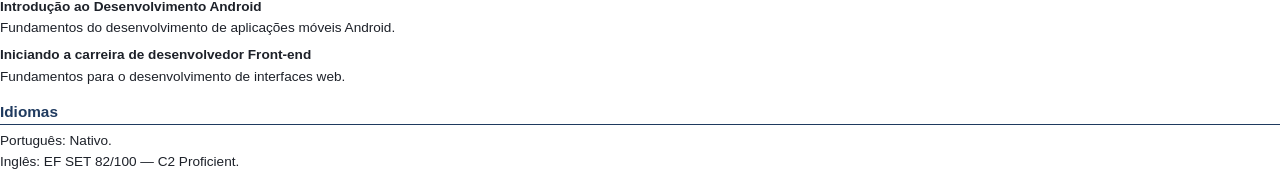
<file: cv/cv-pt.html>
<!doctype html>
<html lang="pt-BR">
<head>
<meta charset="utf-8">
<title>Pedro Julius Lemos dos Santos · Currículo</title>
<meta name="author" content="Pedro Julius Lemos dos Santos">
<link rel="stylesheet" href="cv.css">
</head>
<body>
<header>
  <h1>PEDRO JULIUS LEMOS DOS SANTOS</h1>
  <p class="role">Engenheiro de IA | AI Engineer</p>
  <p class="sub">Machine Learning, Deep Learning e Engenharia e Análise de Dados</p>
  <p class="contact">Fortaleza, Ceará, Brasil | +55 (85) 98553-6293 | pdrjuliusls@gmail.com</p>
  <p class="contact"><a href="https://pedrojulius.tech">pedrojulius.tech</a> | <a href="https://linkedin.com/in/pedro-julius">linkedin.com/in/pedro-julius</a> | <a href="https://github.com/pjuliusl">github.com/pjuliusl</a></p>
</header>

<h2>Perfil profissional</h2>
<p>Profissional de IA aplicada e dados, com atuação como Analista de Dados na Polícia Civil do Ceará. Desenvolvo pipelines em produção, modelos analíticos e integrações entre aplicações de IA e ferramentas de dados. Atuo com Python, SQL, Airflow e dbt, além de MCP, fine-tuning com LoRA e avaliação de modelos com MLflow. Minha experiência inclui qualidade e rastreabilidade de dados, testes automatizados e revisão humana de respostas de IA.</p>

<h2>Competências técnicas</h2>
<div class="skills">
<p><b>IA e MLOps:</b> PyTorch, Transformers, PEFT/LoRA, MLflow, LiteLLM, vLLM, MCP, fine-tuning, avaliação e calibração de modelos.</p>
<p><b>Engenharia de dados:</b> Python, SQL, Apache Airflow, dbt, PostgreSQL, ClickHouse, pipelines ETL/ELT, validação e qualidade de dados.</p>
<p><b>Analytics e BI:</b> Apache Superset, Power BI, modelagem de dados, indicadores operacionais e análise de resultados.</p>
<p><b>Desenvolvimento e entrega:</b> FastAPI, Pydantic, SQLAlchemy, Alembic, pytest, Git, Docker, TypeScript e Jobs de treinamento em Kubernetes/K3s.</p>
<p><b>DevOps e CI/CD:</b> Jenkins, Harbor, Semaphore, Docker Swarm, Portainer e HashiCorp Vault.</p>
<p><b>Integrações seguras:</b> APIs REST, OAuth2/OIDC, JWT/JWKS, controle de acesso, proteção CSRF e sessões com Redis/Sentinel.</p>
</div>

<h2>Experiência profissional</h2>
<div class="item">
<h3>Coordenadoria de Tecnologia e Informação da Polícia Civil do Ceará</h3>
<p class="meta">Analista de Dados | atuação terceirizada | jul. 2025 - atual</p>
<ul>
<li>Projeto e mantenho DAGs no Airflow e transformações com dbt, SQL, PostgreSQL e ClickHouse, investigando falhas e evoluindo pipelines em produção.</li>
<li>Corrigi uma lacuna de captura incremental que deixava alterações em registros antigos fora do destino e confirmei o resultado no banco final.</li>
<li>Implementei extração de indicadores de PDFs semiestruturados em Python/Airflow, com validação, rastreabilidade e comparação mensal de duas fontes em painéis Superset.</li>
<li>Desenvolvo integrações MCP para o Superset e soluções de treinamento, avaliação e revisão humana de modelos de IA.</li>
</ul>
</div>
<div class="item">
<h3>iREDE — Instituto de Gestão, Redes Tecnológicas e Energias</h3>
<p class="meta">Assistente de Projetos | out. 2024 - jun. 2025</p>
<ul><li>Acompanhei entregas e produzi documentação técnica de projetos.</li></ul>
<p class="meta">Monitor de Desenvolvimento Android | out. 2023 - dez. 2024</p>
<ul><li>Preparei aulas práticas e trilhas de Kotlin e acompanhei alunos iniciantes no desenvolvimento de aplicações Android.</li></ul>
</div>
<div class="item">
<h3>Escola Municipal Maria Bezerra Quevedo</h3>
<p class="meta">Estagiário de Suporte de TI | ago. 2022 - fev. 2023</p>
<ul><li>Prestei suporte na sala de informática, com instalação de software, manutenção de equipamentos, operação de Chromebooks e elaboração de relatórios.</li></ul>
</div>

<h2>Projetos em IA aplicada e Machine Learning</h2>
<div class="item">
<h3>Integração MCP com Apache Superset | PCCE</h3>
<ul>
<li>Entreguei a fundação de um MCP Host/Client em Python para integrar um assistente analítico ao Superset, com autenticação, sessões e validação do catálogo de ferramentas.</li>
<li>Contribuí com o runtime MCP do Superset, incluindo validação JWT/JWKS, escopos e restrição das ferramentas autorizadas, com testes de autenticação e dos contratos de integração.</li>
<li>Implementei a inicialização do chat no dashboard com proteção CSRF e validação de acesso. Separei sessões e nonces por usuário, sessão e aba, usando Redis com expiração e operações atômicas.</li>
<li>Adicionei suporte a Redis Sentinel e leitura de segredos em containers. Preparei builds e smoke tests no Jenkins e publicação de imagens no Harbor.</li>
</ul>
</div>
<div class="item">
<h3>Fine-tuning e avaliação de modelos de decisão | PCCE</h3>
<ul>
<li>Implementei um pipeline de fine-tuning LoRA para classificação estruturada em quatro categorias, usando PyTorch, Transformers e PEFT sobre um modelo de linguagem pré-treinado.</li>
<li>Preparei conjuntos de treino, validação, calibração e teste final, com agrupamento por registro para evitar contaminação entre partições e preservar a avaliação independente.</li>
<li>Preparei Jobs de treinamento em GPU no Kubernetes/K3s, com imagens de dependências fixadas, checkpoints, retomada de execução e controle de interrupção do treinamento.</li>
<li>Integrei MLflow para registrar parâmetros, métricas e referências de versão. Mantive o conteúdo dos registros fora dos logs e do rastreamento de experimentos.</li>
<li>Implementei avaliação por macro-F1, acurácia balanceada, precisão e recall por classe, além de critérios de seleção de checkpoints que limitam erros graves e apoiam a calibração.</li>
<li>Desenvolvi exportação dos pesos com verificações de paridade entre treinamento e inferência, identificação da release e preparação de candidatos para avaliação antes da produção.</li>
</ul>
</div>
<div class="item">
<h3>Plataforma de revisão humana de respostas de IA | PCCE</h3>
<ul>
<li>Desenvolvi aplicações de revisão supervisionada com FastAPI, SQLAlchemy, PostgreSQL e Alembic, com fila de trabalho, rascunhos, justificativas e rastreabilidade das decisões.</li>
<li>Implementei revisão cega e comparação entre respostas de modelos e analistas, separando perfis de acesso e protegendo os fluxos de revisão com autenticação e CSRF.</li>
<li>Construí painéis de concordância, erros graves, cobertura e confiança, além de indicadores operacionais de volume, falhas e latência para acompanhar a avaliação dos modelos.</li>
<li>Adicionei importação de revisões, exportação de resultados e testes automatizados. Estruturei o uso de dados simulados para validar os fluxos antes da integração operacional.</li>
</ul>
</div>
<div class="item">
<h3>Chat Infinito, fork do UniiChat | Projeto pessoal</h3>
<ul>
<li>Adaptei o UniiChat, chat de código aberto de Victor Taelin que guarda a conversa inteira numa árvore de resumos, para rodar sobre as assinaturas Claude e ChatGPT pelos clientes oficiais de linha de comando, sem chaves de API.</li>
<li>Implementei resumos em lote pelo Codex, troca de modelo quando um plano atinge o limite, busca exata no histórico e uma regra que preserva links e números nos resumos, com testes de ponta a ponta.</li>
<li>Adicionei a exibição do uso real das assinaturas, o isolamento entre integrações e um serviço systemd para uso diário. Stack: TypeScript, Bun, MCP.</li>
</ul>
</div>

<h2>Projetos em dados e automação</h2>
<div class="item">
<h3>Dashboard analítico em Power BI | Portfólio</h3>
<ul>
<li>Desenvolvi um dashboard Power BI conectado ao PostgreSQL usando a base demonstrativa Northwind, com análises de vendas, receita por produto, estoque e ticket médio.</li>
<li>Organizei os indicadores para exploração dos resultados e comparação de produtos, aplicando visualização de dados a um cenário de negócio demonstrativo.</li>
</ul>
</div>

<h2>Formação acadêmica</h2>
<div class="item">
<h3>Bacharelado em Engenharia de Telecomunicações</h3>
<p class="meta">Instituto Federal do Ceará — IFCE | jul. 2023 - conclusão prevista em jul. 2028</p>
<p>Graduação em andamento na área de sistemas de telecomunicações.</p>
</div>
<div class="item">
<h3>Técnico Integrado em Informática</h3>
<p class="meta">Instituto Federal do Ceará — IFCE | jul. 2018 - jul. 2022 | Concluído</p>
<p>Formação técnica em informática integrada ao ensino médio.</p>
</div>

<h2>Formação complementar</h2>
<div class="item">
<h3>Introdução ao Desenvolvimento Android</h3>
<p>Fundamentos do desenvolvimento de aplicações móveis Android.</p>
<h3>Iniciando a carreira de desenvolvedor Front-end</h3>
<p>Fundamentos para o desenvolvimento de interfaces web.</p>
</div>

<h2>Idiomas</h2>
<p>Português: Nativo.</p>
<p>Inglês: EF SET 82/100 — C2 Proficient.</p>
</body>
</html>
</file>
<file: base.css>
/* Base: fonte Departure Mono (SIL OFL 1.1, fonts/DepartureMono-OFL.txt) e paleta noite azul / jade */
@font-face{font-family:"Departure Mono";src:url("fonts/DepartureMono-Regular.woff2") format("woff2");font-display:swap}
:root{
  --deep:#05070d;--bg:#080b14;--card:#0d1220;--raised:#151c2e;
  --line:rgba(214,226,255,.08);--line2:rgba(214,226,255,.16);
  --t1:#e7ecf6;--t2:#a0aac0;--t3:#717c95;
  --ac:#3fe0c5;--ac-ink:#03140f;--ac-dim:rgba(63,224,197,.14);--ac-sh:#0b5e52;
  --ease:cubic-bezier(.22,1,.36,1);
  --sans:"Geist",system-ui,-apple-system,"Segoe UI",Roboto,sans-serif;
  --mono:"Geist Mono",ui-monospace,SFMono-Regular,Menlo,monospace;
  --px:"Departure Mono","Geist Mono",ui-monospace,monospace;
}
*{box-sizing:border-box;margin:0;padding:0}
body{background:var(--bg);color:var(--t1);font:400 15px/24px var(--sans);-webkit-font-smoothing:antialiased}
a{color:inherit}
:focus-visible{outline:2px solid var(--ac);outline-offset:2px}
code{font-family:var(--mono);font-size:.9em;padding:1px 4px;border-radius:3px;background:var(--raised)}

.btn{display:inline-flex;align-items:center;gap:8px;height:40px;padding:0 16px;font:11px/16px var(--px);text-transform:uppercase;letter-spacing:.05em;text-decoration:none;color:var(--ac-ink);background:var(--ac);box-shadow:3px 3px 0 var(--ac-sh);transition:transform .1s,box-shadow .1s}
.btn:hover{transform:translate(-1px,-1px);box-shadow:4px 4px 0 var(--ac-sh)}
.btn:active{transform:translate(2px,2px);box-shadow:1px 1px 0 var(--ac-sh)}
.btn.g{color:var(--t1);background:var(--raised);box-shadow:3px 3px 0 #02040a,inset 0 0 0 1px var(--line2)}
.btn.g:hover{box-shadow:4px 4px 0 #02040a,inset 0 0 0 1px var(--t3)}

.bars{display:inline-flex;gap:3px}
.bars i{width:12px;height:12px;background:var(--raised)}
.bars i.on{background:var(--ac)}

.flow{list-style:none;display:flex;flex-wrap:wrap;gap:8px 22px;margin:20px 0;font:11px/16px var(--px)}
.flow li{position:relative;padding:6px 10px;border:1px solid var(--line2);color:var(--t2)}
.flow li:not(:last-child)::after{content:"";position:absolute;right:-17px;top:50%;width:12px;height:2px;margin-top:-1px;background:var(--ac)}
.stack{font:12px/18px var(--mono);color:var(--t3)}

.chart{margin-top:22px;border:1px solid var(--line2);padding:14px 14px 10px;background:var(--deep)}
.chart svg{display:block;width:100%;height:auto}
.chart path{fill:none}
.chart text{fill:var(--t3);font:11px var(--px)}
.chart .gl{stroke:var(--line)}
.chart .ax{stroke:var(--line2)}
.chart .base{stroke:var(--t3);stroke-dasharray:4 4}
.chart .pick-l{stroke:var(--ac);stroke-dasharray:2 4;opacity:.6}
.chart .ft{stroke:var(--ac);stroke-width:3}
.chart .sp{fill:var(--deep);stroke:var(--ac);stroke-width:2}
.chart .sp.pick,.chart .cur,.chart .pick-t{fill:var(--ac)}
.chart figcaption{display:flex;flex-wrap:wrap;justify-content:space-between;gap:4px 12px;margin-top:8px;font:11px/16px var(--px);color:var(--t3);text-transform:uppercase}

.obj{list-style:none;display:grid;gap:6px;margin-top:18px}
.obj li{display:flex;gap:10px;align-items:center;font-size:14px;line-height:20px;color:var(--t2)}
.obj li i{flex:none;width:12px;height:12px;background:var(--ac);box-shadow:inset 0 0 0 3px var(--deep),0 0 0 1px var(--ac)}

.bag+.bag{margin-top:18px}
.bag .k{font:11px/16px var(--px);color:var(--t3);text-transform:uppercase;letter-spacing:.05em;margin-bottom:8px}
.slots{display:flex;flex-wrap:wrap;gap:6px}
.slots span{padding:8px 11px;border:2px solid var(--line2);background:var(--card);font:500 13px/18px var(--sans);color:var(--t1)}
.bag.dim .slots span{color:var(--t2);border-style:dashed;background:none}

.lk{font:11px/16px var(--px);color:var(--ac);text-transform:uppercase;letter-spacing:.05em;text-decoration:none}
.lk:hover{text-decoration:underline}
.sr{position:absolute;width:1px;height:1px;overflow:hidden;clip:rect(0 0 0 0);white-space:nowrap}
@keyframes in{from{opacity:0;transform:translateY(6px)}}
@keyframes blink{50%{opacity:0}}
@media (prefers-reduced-motion:reduce){*,*::before,*::after{animation:none!important;transition:none!important;scroll-behavior:auto!important}}
</file>
<file: manhwa.css>
/* Um capítulo de manhwa lido de cima para baixo, voltando no tempo. */
body{background:#03050a}
.tb{position:fixed;top:0;left:50%;transform:translateX(-50%);width:min(100%,720px);z-index:6;display:flex;justify-content:space-between;align-items:center;padding:14px 24px 22px;font:11px/16px var(--px);text-transform:uppercase;letter-spacing:.04em;color:var(--t2);background:linear-gradient(rgba(3,5,10,.9),rgba(3,5,10,0))}
.tb b{color:var(--t1);font-weight:400}
.tb .r{display:flex;align-items:center;gap:14px}
.tb .on{color:var(--ac)}.tb .off{color:var(--t3);cursor:help}

.rail{position:fixed;top:50%;left:calc(50% + 392px);transform:translateY(-50%);z-index:5;font-family:var(--px);color:var(--t3);pointer-events:none}
.rail .k{font-size:11px;line-height:16px;text-transform:uppercase;letter-spacing:.06em}
.rail .y{font-size:44px;line-height:44px;color:var(--t1);margin:6px 0 14px}
.rail .tr{position:relative;width:2px;height:180px;background:var(--line2);margin-bottom:14px}
.rail .tr i{position:absolute;left:-3px;top:0;width:8px;height:8px;background:var(--ac)}
.rail .st{color:var(--ac)}

.strip{max-width:720px;margin:0 auto;padding-bottom:72px;background:var(--bg);box-shadow:0 0 0 1px var(--line)}
.pn{position:relative;margin:0 0 56px;overflow:hidden}

.cover{height:min(100svh,920px);min-height:600px;background:linear-gradient(180deg,#060c22 0%,#0a1534 55%,#081028 100%)}
.cover svg{position:absolute;inset:0;width:100%;height:100%}
.cover .t{position:absolute;left:32px;right:32px;top:104px}
.ep{font:11px/16px var(--px);color:var(--ac);text-transform:uppercase;letter-spacing:.1em}
.cover h1{font:400 88px/80px var(--px);margin-top:18px;letter-spacing:-.01em;text-shadow:4px 4px 0 #03050a}
.cover .sub{margin-top:20px;font:11px/16px var(--px);color:var(--t2);text-transform:uppercase;letter-spacing:.06em}
.cover .hint{position:absolute;left:0;right:0;bottom:22px;text-align:center;font:11px/16px var(--px);color:var(--t1);text-transform:uppercase;letter-spacing:.06em}
.cover .hint span{display:inline-block;padding:6px 10px;background:rgba(3,5,10,.7);animation:hop 1.2s steps(1) infinite}
@keyframes hop{50%{transform:translateY(-3px)}}

.cap{position:relative;max-width:520px;margin:0 72px 56px 32px;padding:16px 20px;background:#e7ecf6;color:#0b1020;font:500 16px/25px var(--sans);box-shadow:5px 5px 0 var(--ac)}
.cap.r{margin:0 32px 56px auto}
.cap.big{max-width:600px;font:600 24px/32px var(--sans);letter-spacing:-.015em}
.cap .k{display:block;margin-bottom:6px;font:11px/16px var(--px);color:#56607a;text-transform:uppercase;letter-spacing:.06em}

.sys{position:relative;margin:0 32px 56px;padding:18px 22px 20px;font:11px/18px var(--px);color:var(--t2);background:linear-gradient(180deg,rgba(63,224,197,.10),rgba(8,11,20,.94) 65%);border:1px solid rgba(63,224,197,.55);box-shadow:inset 0 0 0 1px rgba(63,224,197,.10),0 0 28px rgba(63,224,197,.15)}
.sys::before,.sys::after{content:"";position:absolute;width:10px;height:10px;border:2px solid var(--ac)}
.sys::before{left:-4px;top:-4px;border-right:0;border-bottom:0}
.sys::after{right:-4px;bottom:-4px;border-left:0;border-top:0}
.sys .h{display:flex;justify-content:space-between;gap:12px;padding-bottom:10px;margin-bottom:14px;border-bottom:1px solid rgba(63,224,197,.28);color:var(--ac);text-transform:uppercase;letter-spacing:.1em}
.sys .row{display:grid;grid-template-columns:120px 1fr;gap:12px;align-items:center;padding:3px 0;text-transform:uppercase}
.sys .row b{font:500 14px/20px var(--sans);color:var(--t1);text-transform:none}
.sys .note{margin-top:14px;color:var(--t3)}
.sys p.tx{font:15px/24px var(--sans);color:var(--t2)}
.sys .acts{display:flex;flex-wrap:wrap;gap:10px;margin-top:18px}

.yr{padding:40px 32px 0;margin:0 0 36px}
.yr .n{font:400 132px/110px var(--px);color:transparent;-webkit-text-stroke:2px rgba(214,226,255,.22);letter-spacing:-.02em;user-select:none}
.yr .w{margin-top:10px;font:11px/16px var(--px);color:var(--ac);text-transform:uppercase;letter-spacing:.06em}
.yr h2{font:600 24px/30px var(--sans);letter-spacing:-.015em;margin-top:6px;max-width:28ch}

.proj{margin:0 72px 56px 32px;padding:26px 28px 28px;background:var(--card);border:2px solid var(--line2)}
.proj.r{margin:0 32px 56px 72px}
.proj.wide{margin:0 0 56px;border-left:0;border-right:0;padding:32px}
.proj.extra{border-style:dashed}
.proj .ph{display:flex;justify-content:space-between;gap:12px;font:11px/16px var(--px);color:var(--ac);text-transform:uppercase;letter-spacing:.06em}
.proj .ph span+span{color:var(--t3)}
.proj h3{font:600 24px/30px var(--sans);letter-spacing:-.015em;margin-top:12px;max-width:28ch}
.proj p{color:var(--t2);margin-top:12px}
.proj .stack{margin-top:14px}
.proj .lk{display:inline-block;margin-top:14px}

.rg{height:min(70vh,560px);display:grid;place-items:center;text-align:center;background:#04060c;margin:0 0 56px}
.rg::before{content:"";position:absolute;inset:0;background:repeating-linear-gradient(0deg,rgba(63,224,197,.07) 0 2px,transparent 2px 6px);animation:scan 2.4s linear infinite}
.rg::after{content:"";position:absolute;inset:0;background:radial-gradient(ellipse at center,transparent 40%,#03050a 100%)}
.rg .in{position:relative;z-index:1}
.rg .rw{font:22px/22px var(--px);color:var(--ac);letter-spacing:.12em;text-transform:uppercase}
.rg .ys{font:400 66px/66px var(--px);margin-top:20px;display:flex;gap:28px;justify-content:center;align-items:baseline}
.rg .ys s{color:var(--t3);text-decoration-thickness:4px;font-size:44px}
.rg.sm{height:200px}
.rg.sm .rw{font-size:11px;line-height:16px}
.rg.sm .ys{font-size:44px;line-height:44px;margin-top:12px}
.rg.sm .ys s{font-size:22px}
@keyframes scan{to{background-position:0 60px}}
.bub{position:absolute;z-index:2;right:44px;bottom:52px;background:#f4f6fb;color:#0b1020;font:600 16px/22px var(--sans);padding:12px 18px;border-radius:20px}
.bub::after{content:"";position:absolute;left:26px;bottom:-10px;border:10px solid transparent;border-top-color:#f4f6fb;border-bottom:0}

.end{text-align:center;padding:72px 32px 32px}
.end .t{font:400 44px/44px var(--px)}
.end .s{margin-top:12px;font:11px/16px var(--px);color:var(--t3);text-transform:uppercase;letter-spacing:.06em}

.cm{margin:48px 32px 0;padding-top:24px;border-top:1px solid var(--line2)}
.cm h2{font:11px/16px var(--px);color:var(--t2);text-transform:uppercase;letter-spacing:.06em}
.cm h2 span{color:var(--t3)}
.cm .c{display:grid;grid-template-columns:40px 1fr;gap:2px 12px;margin-top:18px}
.cm .av{grid-row:span 3;width:40px;height:40px;display:grid;place-items:center;background:#2a3550;font:11px/11px var(--px);color:var(--t1)}
.cm .nm{font:600 14px/20px var(--sans)}
.cm .nm small{margin-left:8px;font:11px/16px var(--px);color:var(--ac);text-transform:uppercase}
.cm p{color:var(--t2)}
.cm .m{font:11px/16px var(--px);color:var(--t3)}

/* Atalhos laterais: abrem uma janela de sistema por cima da página, sem rolar. */
.qk{position:fixed;top:50%;right:calc(50% + 392px);transform:translateY(-50%);z-index:5;display:flex;flex-direction:column;gap:10px}
.qk button{display:flex;align-items:center;gap:8px;padding:8px 12px;font:11px/16px var(--px);text-transform:uppercase;letter-spacing:.06em;color:var(--t1);background:rgba(3,5,10,.88);border:1px solid rgba(63,224,197,.55);cursor:pointer;box-shadow:3px 3px 0 rgba(63,224,197,.25)}
.qk button b{color:var(--ac);font-weight:400}
.qk button:hover,.qk button:focus-visible{background:rgba(63,224,197,.12);outline:0;box-shadow:3px 3px 0 var(--ac)}
dialog.sys{position:fixed;inset:0;margin:auto;width:min(560px,calc(100% - 32px));max-height:calc(100svh - 64px);overflow:auto;color:var(--t2);padding:18px 22px 22px}
dialog.sys::backdrop{background:rgba(3,5,10,.72)}
dialog.sys[open]{animation:pop .06s steps(2)}
@keyframes pop{from{transform:scaleY(.06)}}
dialog.sys .x{background:none;border:0;padding:0 2px;font:inherit;color:var(--t2);cursor:pointer}
dialog.sys .x:hover,dialog.sys .x:focus-visible{color:var(--ac);outline:0}

.rv{opacity:0;transform:translateY(14px);transition:opacity .18s var(--ease),transform .18s var(--ease)}
.sys.rv{transform:scaleY(.06);transform-origin:center;transition:opacity .1s,transform .1s steps(2)}
.rv.in{opacity:1;transform:none}

@media (max-width:1180px){
  .rail{left:auto;right:12px;top:auto;bottom:12px;transform:none;padding:8px 12px;background:rgba(3,5,10,.88);border:1px solid var(--line2)}
  .rail .y{font-size:22px;line-height:22px;margin:2px 0}
  .rail .tr{display:none}
  .qk{right:auto;left:12px;top:auto;bottom:12px;transform:none;gap:8px}
}
@media (prefers-reduced-motion:reduce){dialog.sys[open]{animation:none}}
@media (max-width:720px){
  .tb{padding:12px 16px 20px}
  .tb .hide{display:none}
  .cap,.cap.r,.sys,.proj,.proj.r{margin-left:16px;margin-right:16px}
  .cap.r{margin-left:auto}
  .cover{min-height:560px}
  .cover .t{left:20px;right:20px;top:84px}
  .cover h1{font-size:66px;line-height:60px}
  .yr{padding:28px 16px 0}
  .yr .n{font-size:88px;line-height:76px}
  .proj,.proj.wide{padding:22px 20px}
  .sys{padding:16px 18px}
  .sys .row{grid-template-columns:92px 1fr}
  .rg .ys{font-size:44px;line-height:44px}
  .bub{right:20px;bottom:26px}
  .cm{margin:40px 16px 0}
}

/* Troca de idioma no topo, rodapé e versão sem JavaScript */
.tb .lg a{color:var(--t3);text-decoration:none}
.tb .lg a:hover{color:var(--t1)}
.tb .lg a[aria-current]{color:var(--ac)}
.foot{margin:40px 32px 0;font:11px/16px var(--px);color:var(--t3);text-transform:uppercase;letter-spacing:.04em}
.nojs{max-width:720px;margin:0 auto;padding:96px 24px;color:var(--t2)}
.nojs h1{font:400 44px/44px var(--px);color:var(--t1);margin-bottom:16px}
.nojs a{color:var(--ac)}
@media (max-width:720px){.foot{margin:32px 16px 0}}
</file>
<file: cv/cv.css>
@page{size:Letter;margin:16mm 17mm 16mm}
*{box-sizing:border-box;margin:0;padding:0}
body{font:10.2pt/1.38 "Liberation Sans",Arial,Helvetica,sans-serif;color:#1d2129}
header{text-align:center;margin-bottom:10pt}
h1{font-size:17pt;letter-spacing:.06em;font-weight:700}
.role{font-size:11pt;font-weight:700;margin-top:2pt}
.sub{font-size:10pt;margin-top:1pt}
.contact{font-size:9.5pt;margin-top:3pt;color:#3a4150}
.contact a{color:inherit;text-decoration:none}
h2{font-size:11.5pt;font-weight:700;color:#1f3a5f;border-bottom:.8pt solid #1f3a5f;padding-bottom:1.5pt;margin:11pt 0 5pt;break-after:avoid}
h3{font-size:10.2pt;font-weight:700;margin-top:6pt;break-after:avoid}
.meta{font-style:italic;color:#3a4150;break-after:avoid}
ul{margin:2pt 0 0 13pt}
li{margin-top:1.5pt}
.item{break-inside:avoid}
p{margin-top:2pt}
.skills p{margin-top:2.5pt}
b{font-weight:700}
</file>
